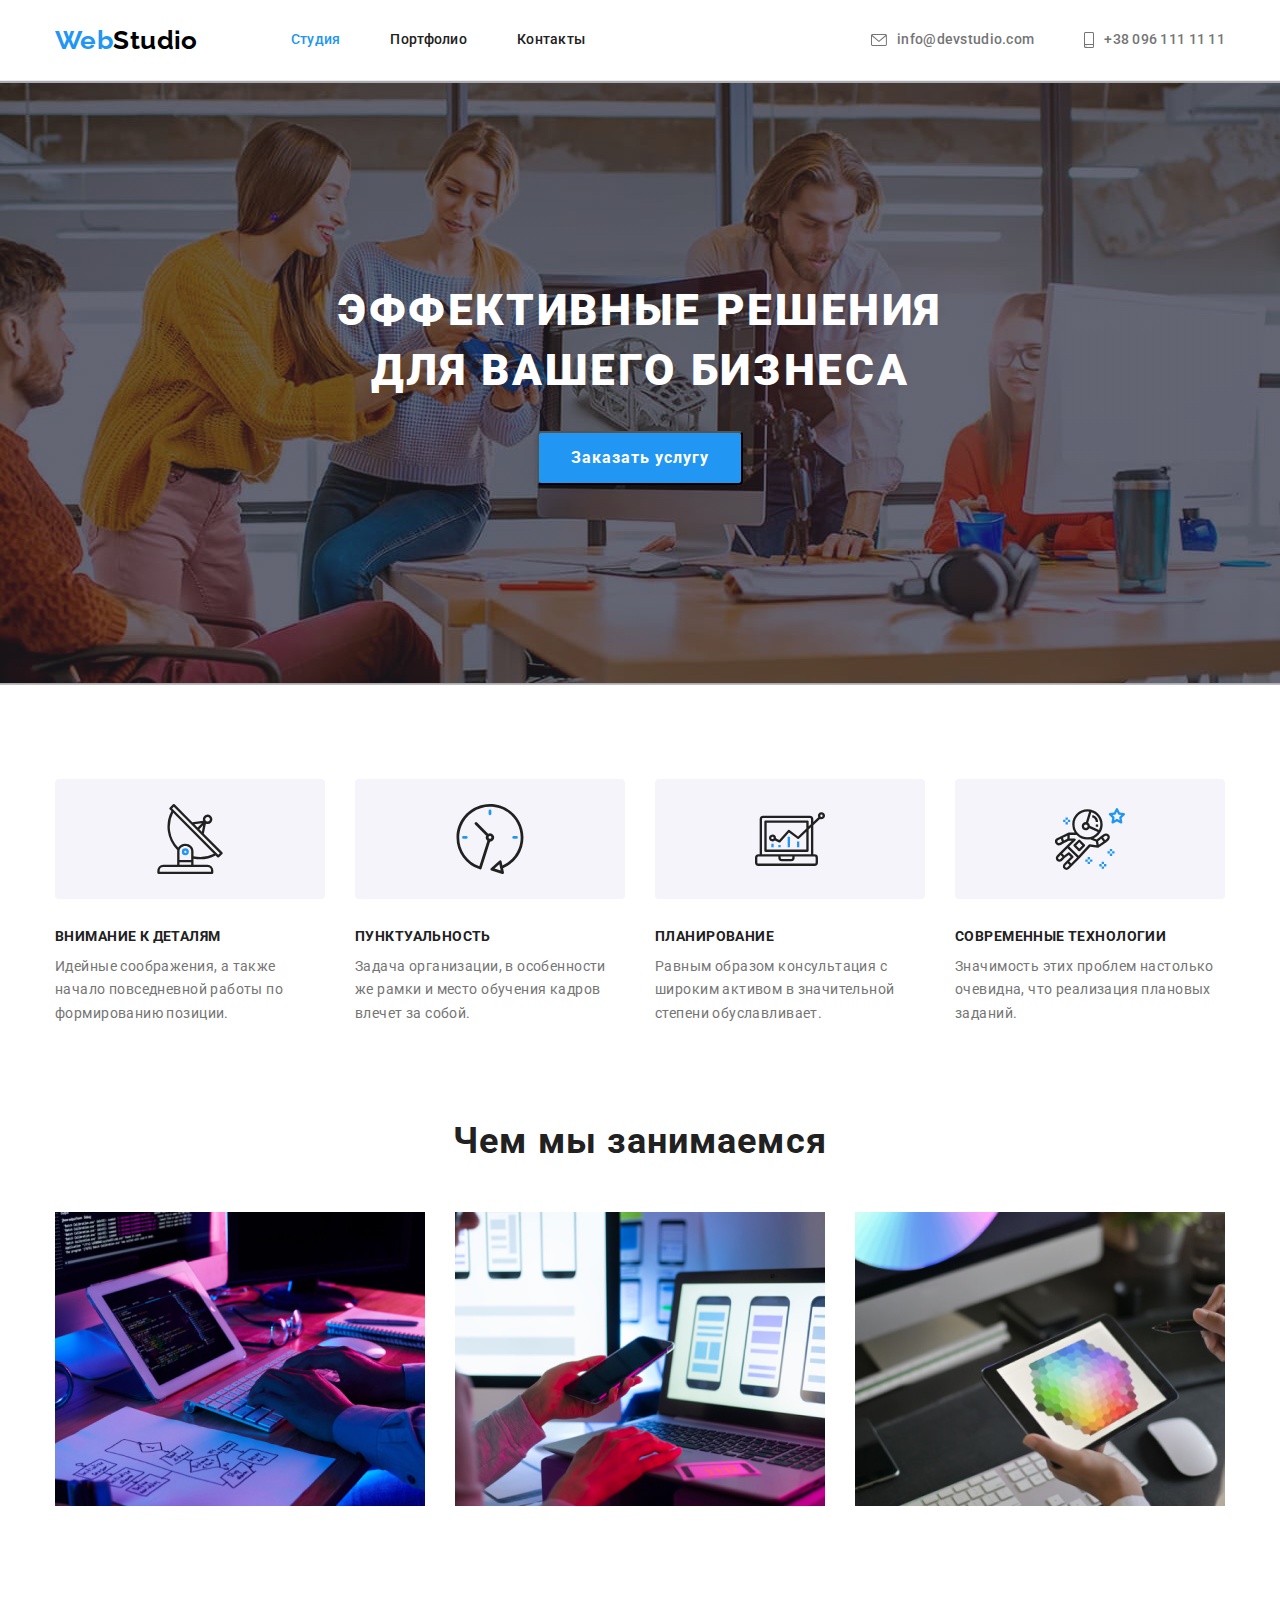
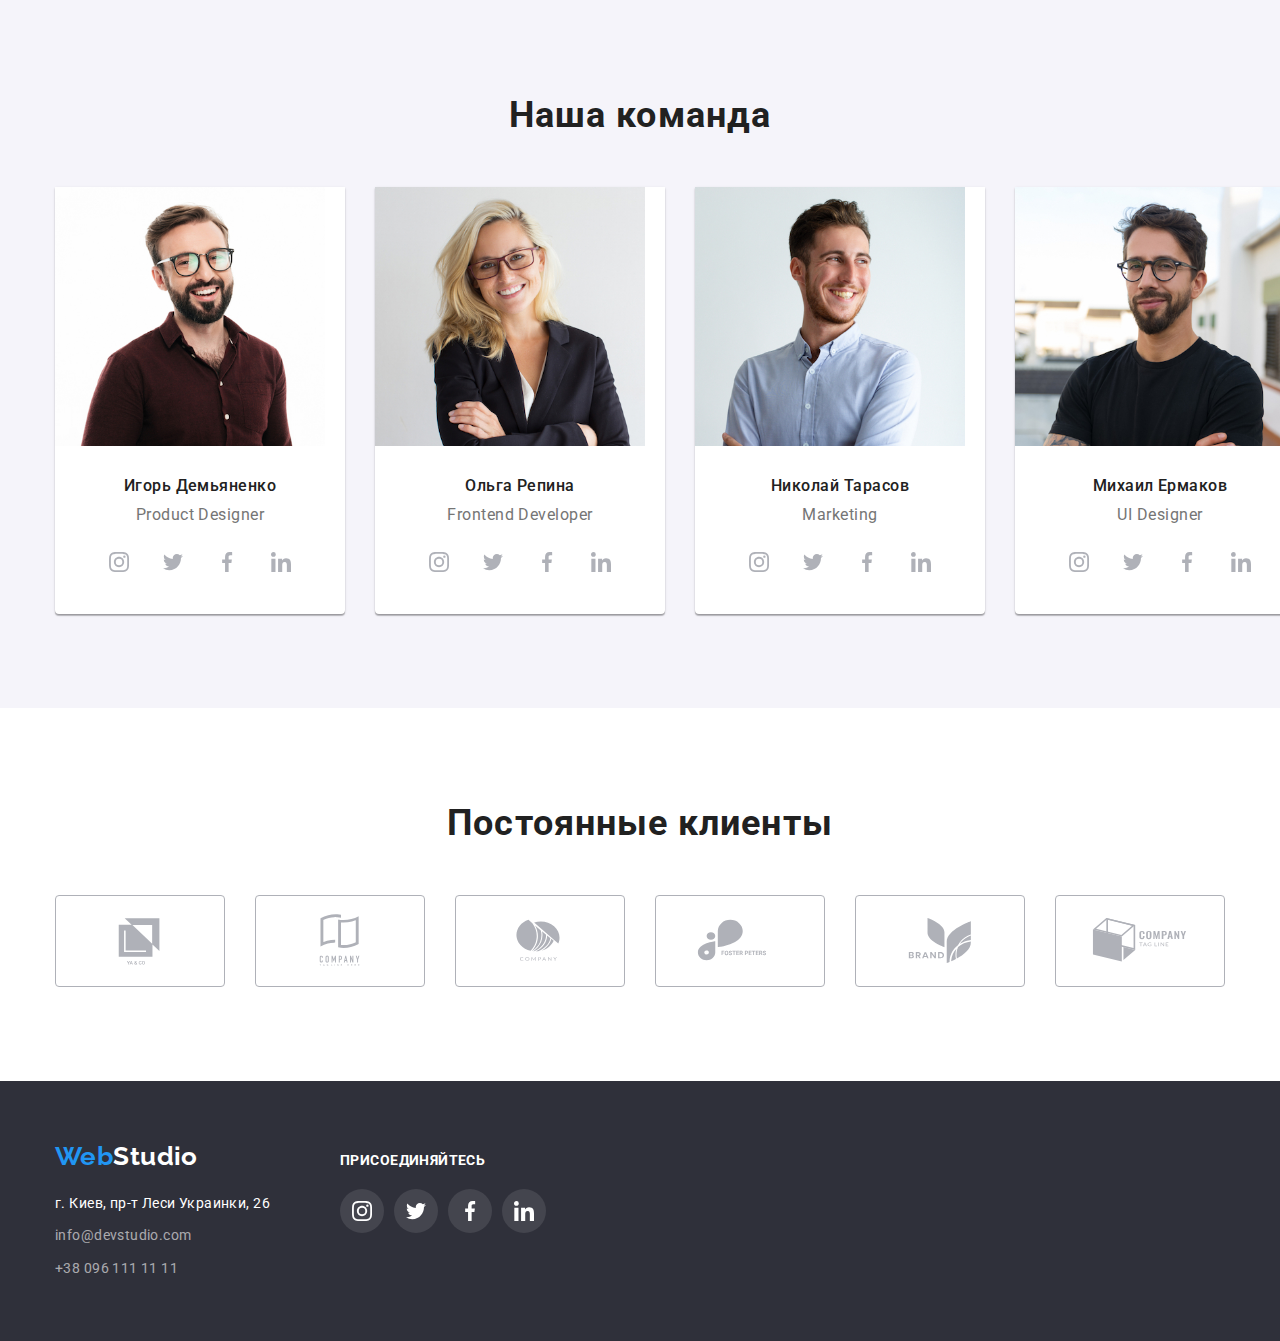
<file: index.html>
<!DOCTYPE html>
<html lang="ru">
  <head>
    <meta charset="UTF-8" />
    <meta name="viewport" content="width=device-width, initial-scale=1.0" />
    <title lang="en">WebStudio</title>
    <link rel="preconnect" href="https://fonts.googleapis.com" />
    <link rel="preconnect" href="https://fonts.gstatic.com" crossorigin />
    <link
      href="https://fonts.googleapis.com/css2?family=Raleway:wght@700&family=Roboto:wght@400;500;700;900&display=swap"
      rel="stylesheet"
    />
    <link
      rel="stylesheet"
      href="https://cdnjs.cloudflare.com/ajax/libs/modern-normalize/0.6.0/modern-normalize.min.css"
    />
    <link rel="stylesheet" href="./css/styles.css" />
  </head>
  <body>
    <!-- Header -->
    <header>
      <div class="container header-container">
        <nav>
          <a lang="en" class="logo" href="./index.html"
            >Web<span class="h-studio">Studio</span></a
          >
          <ul class="site-nav list">
            <li class="item">
              <a href="./index.html" class="link current">Студия</a>
            </li>
            <li class="item">
              <a href="./portfolio.html" class="link">Портфолио</a>
            </li>
            <li class="item">
              <a href="./contacts.html" class="link">Контакты</a>
            </li>
          </ul>
        </nav>

        <ul class="contact-list list">
          <li class="item">
            <a href="mailto:info@devstudio.com" class="h-mail-tel"
              ><svg class="contact-icon" width="16" height="12">
                <use href="./images/sprite.svg#icon-envelope"></use></svg
              >info@devstudio.com</a
            >
          </li>
          <li class="item">
            <a href="tel:+380961111111" class="h-mail-tel"
              ><svg class="contact-icon" width="10" height="16">
                <use href="./images/sprite.svg#icon-smartphone"></use></svg
              >+38 096 111 11 11</a
            >
          </li>
        </ul>
      </div>
    </header>

    <main>
      <!-- Hero -->

      <section class="section hero-section">
        <div class="container hero-container">
          <h1 class="hero-title">Эффективные решения для вашего бизнеса</h1>
          <button type="button" class="hero-button">Заказать услугу</button>
        </div>
      </section>

      <!-- Feature -->
      <section class="section feature-section">
        <div class="container feature-container">
          <ul class="feature-list list">
            <li class="feature-list-item grid">
              <div class="feature-thumb">
                <svg class="feature-icon" width="70" height="70">
                  <use href="./images/sprite.svg#icon-antenna-1"></use>
                </svg>
              </div>
              <h3 class="title">Внимание к деталям</h3>
              <p>
                Идейные соображения, а также начало повседневной работы по
                формированию позиции.
              </p>
            </li>
            <li class="feature-list-item grid">
              <div class="feature-thumb">
                <svg class="feature-icon" width="70" height="70">
                  <use href="./images/sprite.svg#icon-clock-1"></use>
                </svg>
              </div>
              <h3 class="title">Пунктуальность</h3>
              <p>
                Задача организации, в особенности же рамки и место обучения
                кадров влечет за собой.
              </p>
            </li>
            <li class="feature-list-item grid">
              <div class="feature-thumb">
                <svg class="feature-icon" width="70" height="70">
                  <use href="./images/sprite.svg#icon-diagram-1"></use>
                </svg>
              </div>
              <h3 class="title">Планирование</h3>
              <p>
                Равным образом консультация с широким активом в значительной
                степени обуславливает.
              </p>
            </li>
            <li class="feature-list-item grid">
              <div class="feature-thumb">
                <svg class="feature-icon" width="70" height="70">
                  <use href="./images/sprite.svg#icon-astronaut-1"></use>
                </svg>
              </div>
              <h3 class="title">Современные технологии</h3>
              <p>
                Значимость этих проблем настолько очевидна, что реализация
                плановых заданий.
              </p>
            </li>
          </ul>
        </div>
      </section>

      <!-- Work -->

      <section class="section work-section">
        <div class="container work-container">
          <h2 class="section-title">Чем мы занимаемся</h2>
          <ul class="work-list list">
            <li class="work-list-item grid">
              <img src="./images/img1.jpg" alt="programming process" />
            </li>
            <li class="work-list-item grid">
              <img src="./images/img2.jpg" alt="applications" />
            </li>
            <li class="work-list-item grid">
              <img src="./images/img3.jpg" alt="web design" />
            </li>
          </ul>
        </div>
      </section>

      <!-- Team -->

      <section class="section team-section">
        <div class="container team-container">
          <h2 class="section-title">Наша команда</h2>
          <ul class="team-list list">
            <li class="team-list-item">
              <img src="./images/i-dem.jpg" alt="Фото Игоря Демьяненко" />
              <div class="team-text">
                <h3 class="title">Игорь Демьяненко</h3>
                <p lang="en">Product Designer</p>
                <ul class="social-links list">
                  <li class="social-item">
                    <a
                      href="https://www.instagram.com/"
                      class="social-item-link"
                      ><svg class="social-link-icon" width="20" height="20">
                        <use
                          href="./images/sprite.svg#icon-instagram-1"
                        ></use></svg
                    ></a>
                  </li>
                  <li class="social-item">
                    <a href="https://twitter.com/" class="social-item-link"
                      ><svg class="social-link-icon" width="20" height="20">
                        <use
                          href="./images/sprite.svg#icon-twitter-1"
                        ></use></svg
                    ></a>
                  </li>
                  <li class="social-item">
                    <a href="https://www.facebook.com/" class="social-item-link"
                      ><svg class="social-link-icon" width="20" height="20">
                        <use
                          href="./images/sprite.svg#icon-facebook-1"
                        ></use></svg
                    ></a>
                  </li>
                  <li class="social-item">
                    <a href="https://www.linkedin.com" class="social-item-link"
                      ><svg class="social-link-icon" width="20" height="20">
                        <use
                          href="./images/sprite.svg#icon-linkedin-1"
                        ></use></svg
                    ></a>
                  </li>
                </ul>
              </div>
            </li>
            <li class="team-list-item">
              <img src="./images/o-rep.jpg" alt="Фото Ольги Репиной" />
              <div class="team-text">
                <h3 class="title">Ольга Репина</h3>
                <p lang="en">Frontend Developer</p>
                <ul class="social-links list">
                  <li class="social-item">
                    <a
                      href="https://www.instagram.com/"
                      class="social-item-link"
                      ><svg class="social-link-icon" width="20" height="20">
                        <use
                          href="./images/sprite.svg#icon-instagram-1"
                        ></use></svg
                    ></a>
                  </li>
                  <li class="social-item">
                    <a href="https://twitter.com/" class="social-item-link"
                      ><svg class="social-link-icon" width="20" height="20">
                        <use
                          href="./images/sprite.svg#icon-twitter-1"
                        ></use></svg
                    ></a>
                  </li>
                  <li class="social-item">
                    <a href="https://www.facebook.com/" class="social-item-link"
                      ><svg class="social-link-icon" width="20" height="20">
                        <use
                          href="./images/sprite.svg#icon-facebook-1"
                        ></use></svg
                    ></a>
                  </li>
                  <li class="social-item">
                    <a href="https://www.linkedin.com" class="social-item-link"
                      ><svg class="social-link-icon" width="20" height="20">
                        <use
                          href="./images/sprite.svg#icon-linkedin-1"
                        ></use></svg
                    ></a>
                  </li>
                </ul>
              </div>
            </li>
            <li class="team-list-item">
              <img src="./images/n-tar.jpg" alt="Фото Николая Тарасова" />
              <div class="team-text">
                <h3 class="title">Николай Тарасов</h3>
                <p lang="en">Marketing</p>
                <ul class="social-links list">
                  <li class="social-item">
                    <a
                      href="https://www.instagram.com/"
                      class="social-item-link"
                      ><svg class="social-link-icon" width="20" height="20">
                        <use
                          href="./images/sprite.svg#icon-instagram-1"
                        ></use></svg
                    ></a>
                  </li>
                  <li class="social-item">
                    <a href="https://twitter.com/" class="social-item-link"
                      ><svg class="social-link-icon" width="20" height="20">
                        <use
                          href="./images/sprite.svg#icon-twitter-1"
                        ></use></svg
                    ></a>
                  </li>
                  <li class="social-item">
                    <a href="https://www.facebook.com/" class="social-item-link"
                      ><svg class="social-link-icon" width="20" height="20">
                        <use
                          href="./images/sprite.svg#icon-facebook-1"
                        ></use></svg
                    ></a>
                  </li>
                  <li class="social-item">
                    <a href="https://www.linkedin.com" class="social-item-link"
                      ><svg class="social-link-icon" width="20" height="20">
                        <use
                          href="./images/sprite.svg#icon-linkedin-1"
                        ></use></svg
                    ></a>
                  </li>
                </ul>
              </div>
            </li>
            <li class="team-list-item">
              <img src="./images/m-erm.jpg" alt="Фото Михаила Ермакова" />
              <div class="team-text">
                <h3 class="title">Михаил Ермаков</h3>
                <p lang="en">UI Designer</p>
                <ul class="social-links list">
                  <li class="social-item">
                    <a
                      href="https://www.instagram.com/"
                      class="social-item-link"
                      ><svg class="social-link-icon" width="20" height="20">
                        <use
                          href="./images/sprite.svg#icon-instagram-1"
                        ></use></svg
                    ></a>
                  </li>
                  <li class="social-item">
                    <a href="https://twitter.com/" class="social-item-link"
                      ><svg class="social-link-icon" width="20" height="20">
                        <use
                          href="./images/sprite.svg#icon-twitter-1"
                        ></use></svg
                    ></a>
                  </li>
                  <li class="social-item">
                    <a href="https://www.facebook.com/" class="social-item-link"
                      ><svg class="social-link-icon" width="20" height="20">
                        <use
                          href="./images/sprite.svg#icon-facebook-1"
                        ></use></svg
                    ></a>
                  </li>
                  <li class="social-item">
                    <a href="https://www.linkedin.com" class="social-item-link"
                      ><svg class="social-link-icon" width="20" height="20">
                        <use
                          href="./images/sprite.svg#icon-linkedin-1"
                        ></use></svg
                    ></a>
                  </li>
                </ul>
              </div>
            </li>
          </ul>
        </div>
      </section>

      <section class="section clients-section">
        <div class="container clients-container">
          <h2 class="section-title">Постоянные клиенты</h2>
          <ul class="clients-links list">
            <li class="client-item">
              <a href="https://www.google.com.ua/" class="client-item-link"
                ><svg class="client-link-icon" width="106" height="60">
                  <use href="./images/sprite.svg#icon-logo-1"></use></svg
              ></a>
            </li>
            <li class="client-item">
              <a href="https://www.google.com.ua/" class="client-item-link"
                ><svg class="client-link-icon" width="106" height="60">
                  <use href="./images/sprite.svg#icon-logo-2"></use></svg
              ></a>
            </li>
            <li class="client-item">
              <a href="https://www.google.com.ua/" class="client-item-link"
                ><svg class="client-link-icon" width="106" height="60">
                  <use href="./images/sprite.svg#icon-logo-3"></use></svg
              ></a>
            </li>
            <li class="client-item">
              <a href="https://www.google.com.ua/" class="client-item-link"
                ><svg class="client-link-icon" width="106" height="60">
                  <use href="./images/sprite.svg#icon-logo-4"></use></svg
              ></a>
            </li>
            <li class="client-item">
              <a href="https://www.google.com.ua/" class="client-item-link"
                ><svg class="client-link-icon" width="106" height="60">
                  <use href="./images/sprite.svg#icon-logo-5"></use></svg
              ></a>
            </li>
            <li class="client-item">
              <a href="https://www.google.com.ua/" class="client-item-link"
                ><svg class="client-link-icon" width="106" height="60">
                  <use href="./images/sprite.svg#icon-logo-6"></use></svg
              ></a>
            </li>
          </ul>
        </div>
      </section>
    </main>

    <!-- Footer -->

    <footer>
      <div class="container footer-container">
        <div class="logo-address">
          <a lang="en" class="f-logo" href="./index.html"
            >Web<span class="f-studio">Studio</span></a
          ><br />
          <address>
            <p>г. Киев, пр-т Леси Украинки, 26</p>
            <a href="mailto:info@devstudio.com" class="f-mail-tel"
              >info@devstudio.com</a
            ><br />
            <a href="tel:+380961111111" class="f-mail-tel">+38 096 111 11 11</a>
          </address>
        </div>
        <div class="f-social">
          <p>Присоединяйтесь</p>
          <ul class="f-social-links list">
            <li class="f-social-item">
              <a href="https://www.instagram.com/" class="f-social-link"
                ><svg class="f-social-icon" width="20" height="20">
                  <use href="./images/sprite.svg#icon-instagram-1"></use></svg
              ></a>
            </li>
            <li class="f-social-item">
              <a href="https://twitter.com/" class="f-social-link"
                ><svg class="f-social-icon" width="20" height="20">
                  <use href="./images/sprite.svg#icon-twitter-1"></use></svg
              ></a>
            </li>
            <li class="f-social-item">
              <a href="https://www.facebook.com/" class="f-social-link"
                ><svg class="f-social-icon" width="20" height="20">
                  <use href="./images/sprite.svg#icon-facebook-1"></use></svg
              ></a>
            </li>
            <li class="f-social-item">
              <a href="https://www.linkedin.com" class="f-social-link"
                ><svg class="f-social-icon" width="20" height="20">
                  <use href="./images/sprite.svg#icon-linkedin-1"></use></svg
              ></a>
            </li>
          </ul>
        </div>
      </div>
    </footer>
  </body>
</html>
</file>
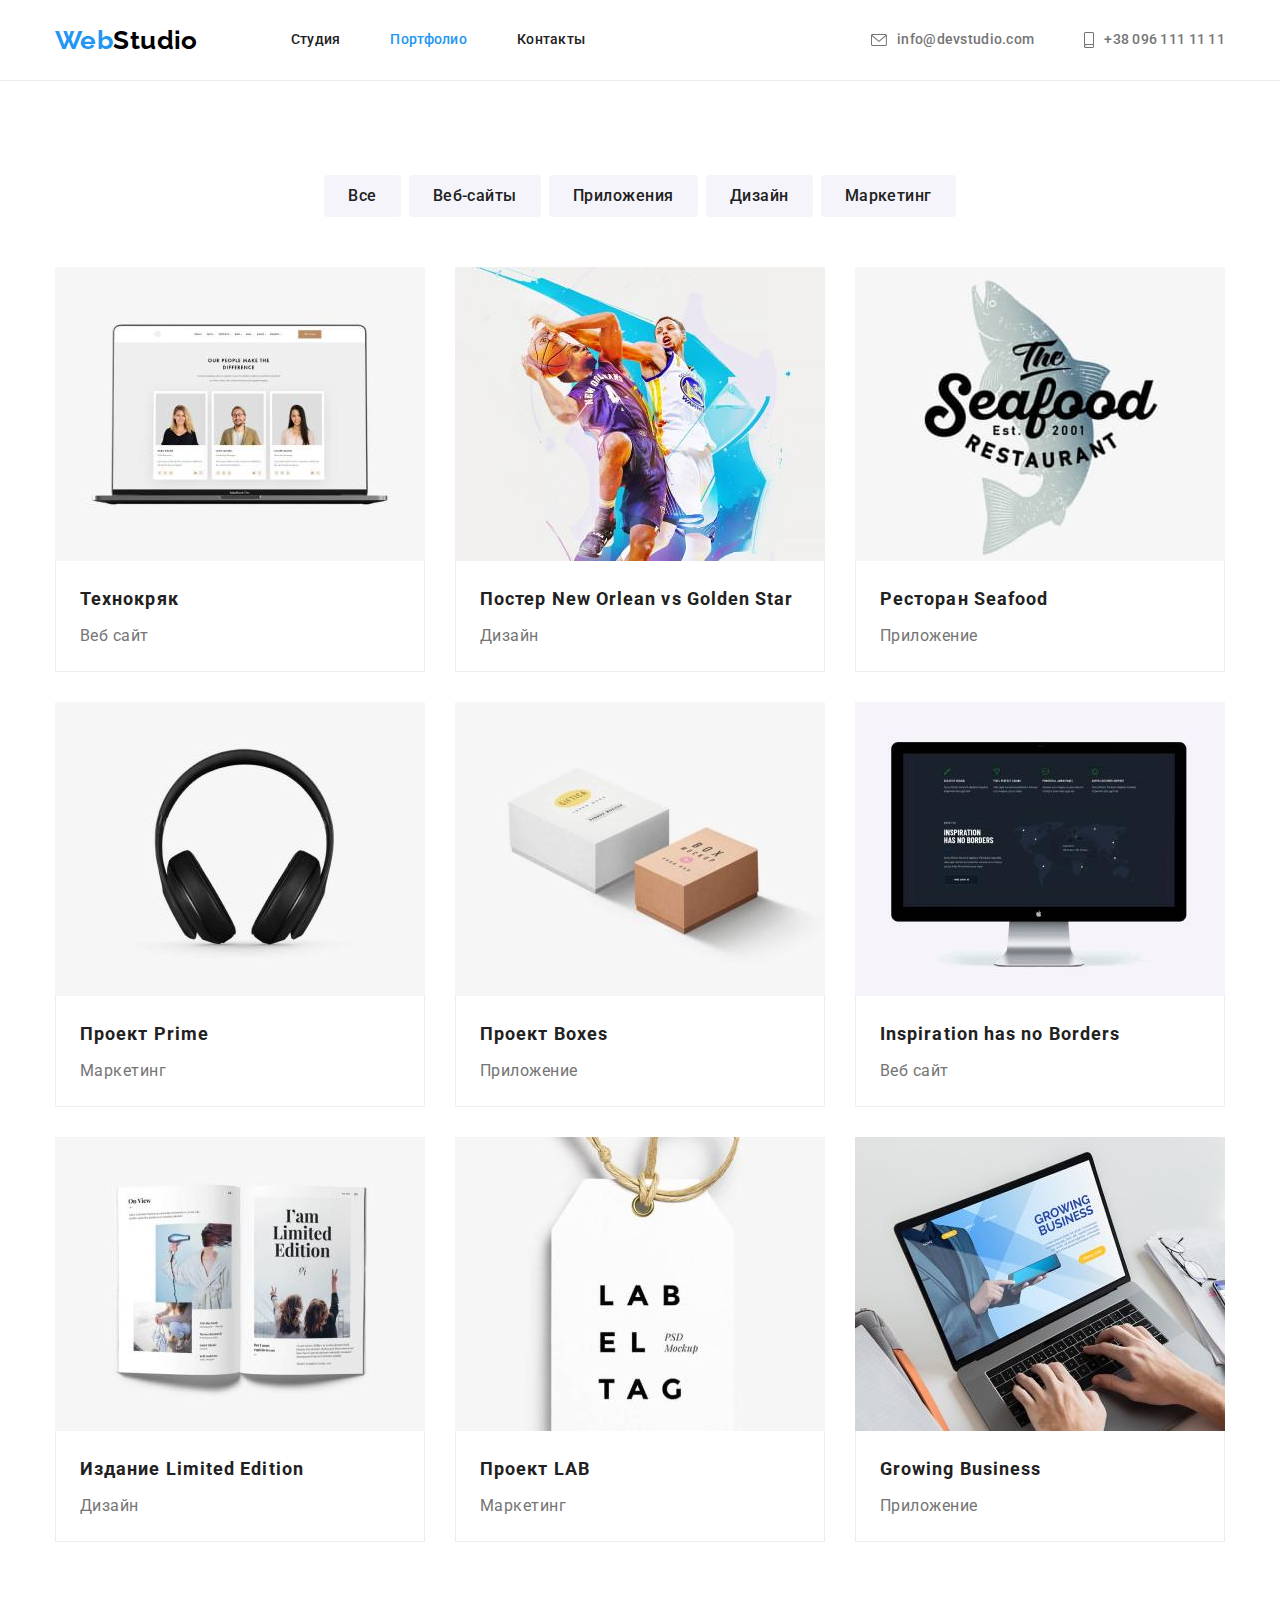
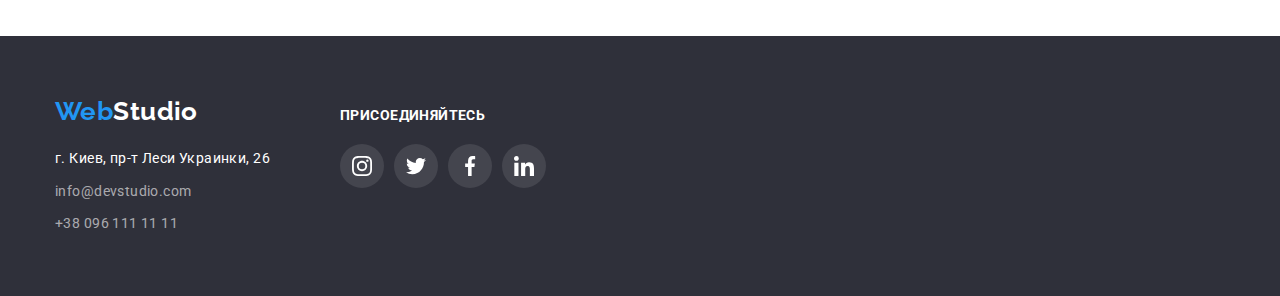
<file: portfolio.html>
<!DOCTYPE html>
<html lang="ru">
  <head>
    <meta charset="UTF-8" />
    <meta name="viewport" content="width=device-width, initial-scale=1.0" />
    <title lang="en">WebStudio</title>
    <link rel="preconnect" href="https://fonts.googleapis.com" />
    <link rel="preconnect" href="https://fonts.gstatic.com" crossorigin />
    <link
      href="https://fonts.googleapis.com/css2?family=Raleway:wght@700&family=Roboto:wght@400;500;700;900&display=swap"
      rel="stylesheet"
    />
    <link
      rel="stylesheet"
      href="https://cdnjs.cloudflare.com/ajax/libs/modern-normalize/0.6.0/modern-normalize.min.css"
    />
    <link rel="stylesheet" href="./css/styles.css" />
  </head>
  <body>
    <!-- Header -->
    <header>
      <div class="container header-container">
        <nav>
          <a lang="en" class="logo" href="./index.html"
            >Web<span class="h-studio">Studio</span></a
          >
          <ul class="site-nav list">
            <li class="item">
              <a href="./index.html" class="link">Студия</a>
            </li>
            <li class="item">
              <a href="./portfolio.html" class="link current">Портфолио</a>
            </li>
            <li class="item">
              <a href="./contacts.html" class="link">Контакты</a>
            </li>
          </ul>
        </nav>
        <ul class="contact-list list">
          <li class="item">
            <a href="mailto:info@devstudio.com" class="h-mail-tel"
              ><svg class="contact-icon" width="16" height="12">
                <use href="./images/sprite.svg#icon-envelope"></use>
              </svg>
              info@devstudio.com</a
            >
          </li>
          <li class="item">
            <a href="tel:+380961111111" class="h-mail-tel"
              ><svg class="contact-icon" width="10" height="16">
                <use href="./images/sprite.svg#icon-smartphone"></use></svg
              >+38 096 111 11 11</a
            >
          </li>
        </ul>
      </div>
    </header>

    <main>
      <!--  Portfolio filter and set -->

      <!-- Portfolio filter -->

      <section class="section portfolio-section">
        <div class="container portfolio-container">
          <ul class="filter-list list">
            <li class="item">
              <button type="button" class="port-button all">Все</button>
            </li>
            <li class="item">
              <button type="button" class="port-button web-sites">
                Веб-сайты
              </button>
            </li>
            <li class="item">
              <button type="button" class="port-button apps">Приложения</button>
            </li>
            <li class="item">
              <button type="button" class="port-button design">Дизайн</button>
            </li>
            <li class="item">
              <button type="button" class="port-button marketing">
                Маркетинг
              </button>
            </li>
          </ul>

          <!-- Portfolio set -->

          <ul class="portfolio-list list">
            <li class="portfolio-list-item grid">
              <a href="https://www.google.com.ua" class="portfolio-link">
                <img
                  src="./images/1ws-tehnokryak.jpg"
                  alt="Фото страницы сайта"
                />
                <div class="portfolio-text">
                  <h3 class="title">Технокряк</h3>
                  <p>Веб сайт</p>
                </div>
              </a>
            </li>
            <li class="portfolio-list-item grid">
              <a href="https://www.google.com.ua" class="portfolio-link">
                <img
                  src="./images/2des-no-gs.jpg"
                  alt="Фото баскетбольного постера"
                />
                <div class="portfolio-text">
                  <h3 lang="en" class="title">
                    Постер New Orlean vs Golden Star
                  </h3>
                  <p>Дизайн</p>
                </div></a
              >
            </li>
            <li class="portfolio-list-item grid">
              <a href="https://www.google.com.ua" class="portfolio-link">
                <img
                  src="./images/3app-seafood.jpg"
                  alt="Логотип ресторана Сифуд"
                />
                <div class="portfolio-text">
                  <h3 lang="en" class="title">Ресторан Seafood</h3>
                  <p>Приложение</p>
                </div></a
              >
            </li>
            <li class="portfolio-list-item grid">
              <a href="https://www.google.com.ua" class="portfolio-link">
                <img src="./images/4market-prime.jpg" alt="Фото наушников" />
                <div class="portfolio-text">
                  <h3 lang="en" class="title">Проект Prime</h3>
                  <p>Маркетинг</p>
                </div></a
              >
            </li>
            <li class="portfolio-list-item grid">
              <a href="https://www.google.com.ua" class="portfolio-link">
                <img src="./images/5app-boxes.jpg" alt="Фото двух коробок" />
                <div class="portfolio-text">
                  <h3 lang="en" class="title">Проект Boxes</h3>
                  <p>Приложение</p>
                </div></a
              >
            </li>
            <li class="portfolio-list-item grid">
              <a href="https://www.google.com.ua" class="portfolio-link">
                <img
                  src="./images/6ws-inspiration.jpg"
                  alt="Фото страницы веб-сайта"
                />
                <div class="portfolio-text">
                  <h3 lang="en" class="title">Inspiration has no Borders</h3>
                  <p>Веб сайт</p>
                </div></a
              >
            </li>
            <li class="portfolio-list-item grid">
              <a href="https://www.google.com.ua" class="portfolio-link">
                <img
                  src="./images/7des-le.jpg"
                  alt="Фото страниц печатного издания"
                />
                <div class="portfolio-text">
                  <h3 lang="en" class="title">Издание Limited Edition</h3>
                  <p>Дизайн</p>
                </div></a
              >
            </li>
            <li class="portfolio-list-item grid">
              <a href="https://www.google.com.ua" class="portfolio-link">
                <img src="./images/8market-lab.jpg" alt="Фото этикетки" />
                <div class="portfolio-text">
                  <h3 lang="en" class="title">Проект LAB</h3>
                  <p>Маркетинг</p>
                </div></a
              >
            </li>
            <li class="portfolio-list-item grid">
              <a href="https://www.google.com.ua" class="portfolio-link">
                <img
                  src="./images/9app-gb.jpg"
                  alt="Фото экрана с приложением"
                />
                <div class="portfolio-text">
                  <h3 lang="en" class="title">Growing Business</h3>
                  <p>Приложение</p>
                </div></a
              >
            </li>
          </ul>
        </div>
      </section>
    </main>

    <!-- Footer -->
    <footer>
      <div class="container footer-container">
        <div class="logo-address">
          <a lang="en" class="f-logo" href="./index.html"
            >Web<span class="f-studio">Studio</span></a
          ><br />
          <address>
            <p>г. Киев, пр-т Леси Украинки, 26</p>
            <a href="mailto:info@devstudio.com" class="f-mail-tel"
              >info@devstudio.com</a
            ><br />
            <a href="tel:+380961111111" class="f-mail-tel">+38 096 111 11 11</a>
          </address>
        </div>
        <div class="f-social">
          <p>Присоединяйтесь</p>
          <ul class="f-social-links list">
            <li class="f-social-item">
              <a href="https://www.instagram.com/" class="f-social-link"
                ><svg class="f-social-icon" width="20" height="20">
                  <use href="./images/sprite.svg#icon-instagram-1"></use></svg
              ></a>
            </li>
            <li class="f-social-item">
              <a href="https://twitter.com/" class="f-social-link"
                ><svg class="f-social-icon" width="20" height="20">
                  <use href="./images/sprite.svg#icon-twitter-1"></use></svg
              ></a>
            </li>
            <li class="f-social-item">
              <a href="https://www.facebook.com/" class="f-social-link"
                ><svg class="f-social-icon" width="20" height="20">
                  <use href="./images/sprite.svg#icon-facebook-1"></use></svg
              ></a>
            </li>
            <li class="f-social-item">
              <a href="https://www.linkedin.com" class="f-social-link"
                ><svg class="f-social-icon" width="20" height="20">
                  <use href="./images/sprite.svg#icon-linkedin-1"></use></svg
              ></a>
            </li>
          </ul>
        </div>
      </div>
    </footer>
  </body>
</html>
</file>
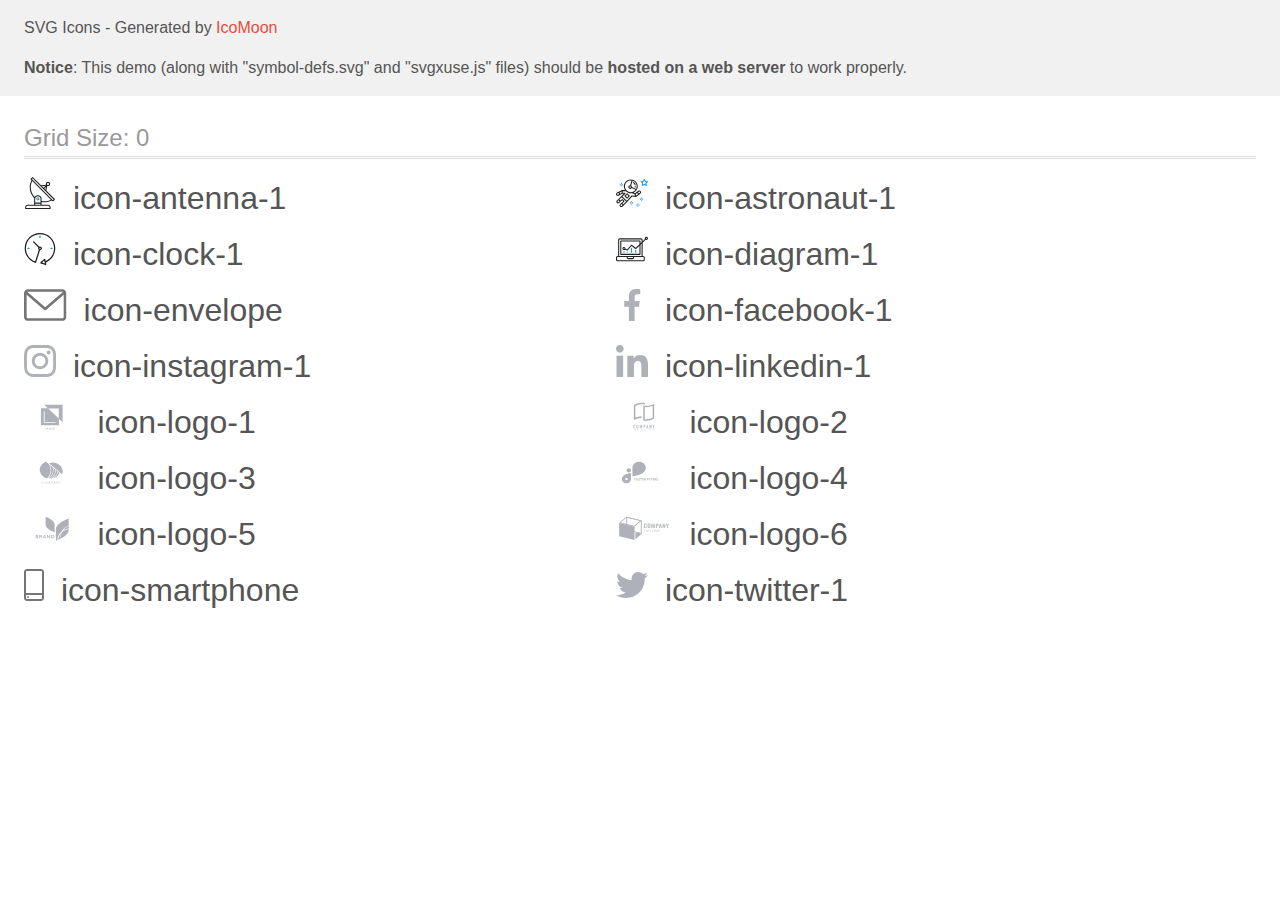
<file: images/icomoon/demo-external-svg.html>
<!doctype html>
<html>
<head>
    <title>IcoMoon - SVG Icons</title>
    <meta charset="utf-8">
    <meta name="viewport" content="width=device-width, initial-scale=1">
    <link rel="stylesheet" href="demo-files/demo.css">
    <link rel="stylesheet" href="style.css">
</head>
<body>
<header class="bgc1 clearfix">
<div class="mhl">
    <p>SVG Icons - Generated by <a href="https://icomoon.io/app">IcoMoon</a></p><p><strong>Notice</strong>: This demo (along with "symbol-defs.svg" and "svgxuse.js" files) should be <b>hosted on a web server</b> to work properly.</p>
</div>
</header>
    <div class="clearfix mhl ptl">
        <h1 class="mvm mtn fgc1">Grid Size: 0</h1>
        <div class="glyph fs1">
            <div class="clearfix pbs">
                <svg class="icon icon-antenna-1"><use xlink:href="symbol-defs.svg#icon-antenna-1"></use></svg><span class="name"> icon-antenna-1</span>
            </div>
        </div>
        <div class="glyph fs1">
            <div class="clearfix pbs">
                <svg class="icon icon-astronaut-1"><use xlink:href="symbol-defs.svg#icon-astronaut-1"></use></svg><span class="name"> icon-astronaut-1</span>
            </div>
        </div>
        <div class="glyph fs1">
            <div class="clearfix pbs">
                <svg class="icon icon-clock-1"><use xlink:href="symbol-defs.svg#icon-clock-1"></use></svg><span class="name"> icon-clock-1</span>
            </div>
        </div>
        <div class="glyph fs1">
            <div class="clearfix pbs">
                <svg class="icon icon-diagram-1"><use xlink:href="symbol-defs.svg#icon-diagram-1"></use></svg><span class="name"> icon-diagram-1</span>
            </div>
        </div>
        <div class="glyph fs1">
            <div class="clearfix pbs">
                <svg class="icon icon-envelope"><use xlink:href="symbol-defs.svg#icon-envelope"></use></svg><span class="name"> icon-envelope</span>
            </div>
        </div>
        <div class="glyph fs1">
            <div class="clearfix pbs">
                <svg class="icon icon-facebook-1"><use xlink:href="symbol-defs.svg#icon-facebook-1"></use></svg><span class="name"> icon-facebook-1</span>
            </div>
        </div>
        <div class="glyph fs1">
            <div class="clearfix pbs">
                <svg class="icon icon-instagram-1"><use xlink:href="symbol-defs.svg#icon-instagram-1"></use></svg><span class="name"> icon-instagram-1</span>
            </div>
        </div>
        <div class="glyph fs1">
            <div class="clearfix pbs">
                <svg class="icon icon-linkedin-1"><use xlink:href="symbol-defs.svg#icon-linkedin-1"></use></svg><span class="name"> icon-linkedin-1</span>
            </div>
        </div>
        <div class="glyph fs1">
            <div class="clearfix pbs">
                <svg class="icon icon-logo-1"><use xlink:href="symbol-defs.svg#icon-logo-1"></use></svg><span class="name"> icon-logo-1</span>
            </div>
        </div>
        <div class="glyph fs1">
            <div class="clearfix pbs">
                <svg class="icon icon-logo-2"><use xlink:href="symbol-defs.svg#icon-logo-2"></use></svg><span class="name"> icon-logo-2</span>
            </div>
        </div>
        <div class="glyph fs1">
            <div class="clearfix pbs">
                <svg class="icon icon-logo-3"><use xlink:href="symbol-defs.svg#icon-logo-3"></use></svg><span class="name"> icon-logo-3</span>
            </div>
        </div>
        <div class="glyph fs1">
            <div class="clearfix pbs">
                <svg class="icon icon-logo-4"><use xlink:href="symbol-defs.svg#icon-logo-4"></use></svg><span class="name"> icon-logo-4</span>
            </div>
        </div>
        <div class="glyph fs1">
            <div class="clearfix pbs">
                <svg class="icon icon-logo-5"><use xlink:href="symbol-defs.svg#icon-logo-5"></use></svg><span class="name"> icon-logo-5</span>
            </div>
        </div>
        <div class="glyph fs1">
            <div class="clearfix pbs">
                <svg class="icon icon-logo-6"><use xlink:href="symbol-defs.svg#icon-logo-6"></use></svg><span class="name"> icon-logo-6</span>
            </div>
        </div>
        <div class="glyph fs1">
            <div class="clearfix pbs">
                <svg class="icon icon-smartphone"><use xlink:href="symbol-defs.svg#icon-smartphone"></use></svg><span class="name"> icon-smartphone</span>
            </div>
        </div>
        <div class="glyph fs1">
            <div class="clearfix pbs">
                <svg class="icon icon-twitter-1"><use xlink:href="symbol-defs.svg#icon-twitter-1"></use></svg><span class="name"> icon-twitter-1</span>
            </div>
        </div>
  </div>
<script defer src="svgxuse.js"></script>
</body>
</html>
</file>
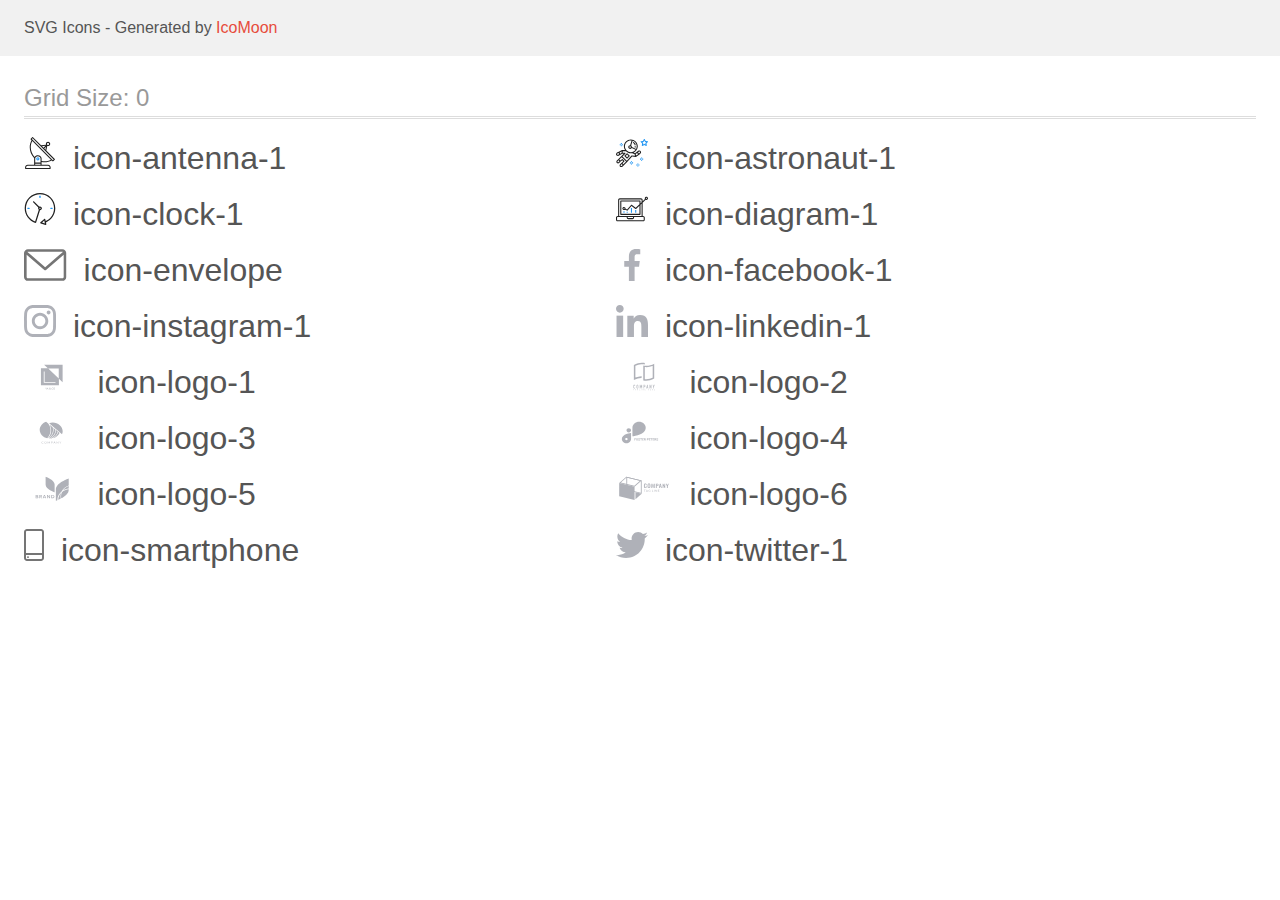
<file: images/icomoon/demo.html>
<!doctype html>
<html>
<head>
    <title>IcoMoon - SVG Icons</title>
    <meta charset="utf-8">
    <meta name="viewport" content="width=device-width, initial-scale=1">
    <link rel="stylesheet" href="demo-files/demo.css">
    <link rel="stylesheet" href="style.css">
</head>
<body>
<svg aria-hidden="true" style="position: absolute; width: 0; height: 0; overflow: hidden;" version="1.1" xmlns="http://www.w3.org/2000/svg" xmlns:xlink="http://www.w3.org/1999/xlink">
<defs>
<symbol id="icon-antenna-1" viewBox="0 0 32 32">
<path fill="#212121" style="fill: var(--color1, #212121)" d="M30.773 22.098l-8.443-8.505 0.937-4.615c0.242 0.094 0.499 0.144 0.758 0.146h0.006c1.192 0.014 2.17-0.941 2.184-2.133s-0.941-2.17-2.133-2.184c-1.192-0.014-2.17 0.941-2.184 2.133-0.003 0.255 0.039 0.509 0.125 0.749l-4.96 0.605-8.091-8.133c-0.099-0.101-0.235-0.159-0.377-0.16-0.14 0.001-0.274 0.056-0.373 0.155l-1.513 1.504c-0.208 0.208-0.208 0.546 0 0.754l0.814 0.826c-3.153 5.798-2.129 12.978 2.519 17.663 0.043 0.041 0.092 0.074 0.146 0.098-0.034 0.18-0.051 0.364-0.052 0.547v6.187h-6.4c-1.472 0.002-2.665 1.195-2.667 2.667v1.067c0 0.295 0.239 0.533 0.533 0.533h24.533c0.295 0 0.533-0.239 0.533-0.533v-1.067c-0.002-1.472-1.195-2.665-2.667-2.667h-6.4v-2.742c1.003 0.21 2.024 0.317 3.049 0.32 2.458-0.003 4.877-0.615 7.040-1.783l0.818 0.823c0.099 0.101 0.235 0.159 0.377 0.16 0.14-0.001 0.274-0.056 0.373-0.155l1.513-1.504c0.208-0.208 0.208-0.546 0-0.754zM23.28 6.233c0.418-0.415 1.093-0.414 1.508 0.004s0.414 1.093-0.004 1.508c-0.2 0.199-0.47 0.31-0.752 0.31h-0.003c-0.589-0.003-1.064-0.483-1.061-1.072 0.002-0.282 0.115-0.552 0.314-0.751h-0.002zM22.024 9.738l-0.598 2.946-1.175-1.182 1.774-1.763zM21.419 8.836l-1.92 1.909-1.485-1.493 3.405-0.415zM24.004 28.8c0.884 0 1.6 0.716 1.6 1.6v0.533h-23.467v-0.533c0-0.884 0.716-1.6 1.6-1.6h20.267zM16.537 26.667v1.067h-5.333v-1.067h5.333zM11.204 25.6v-4.053c0-1.294 1.196-2.347 2.667-2.347s2.667 1.053 2.667 2.347v4.053h-5.333zM17.604 23.904v-2.357c0-1.882-1.675-3.413-3.733-3.413-1.331-0.020-2.576 0.657-3.281 1.786-4.058-4.274-4.971-10.645-2.279-15.887l18.602 18.708c-2.872 1.461-6.165 1.873-9.309 1.163zM28.893 23.22l-21.057-21.181 0.755-0.752 7.935 7.98c0.004 0 0.006 0.007 0.010 0.010l13.115 13.191-0.757 0.752z"></path>
<path fill="#2196f3" style="fill: var(--color2, #2196f3)" d="M13.876 20.267h-0.005c-0.884-0.001-1.601 0.714-1.602 1.598s0.714 1.601 1.598 1.602h0.005c0.884 0.001 1.601-0.714 1.602-1.598s-0.714-1.601-1.598-1.602zM14.249 22.245c-0.1 0.1-0.236 0.156-0.378 0.155-0.295-0.002-0.532-0.242-0.531-0.536 0.001-0.141 0.057-0.276 0.157-0.375s0.233-0.154 0.373-0.155c0.295 0.002 0.532 0.241 0.53 0.536-0.001 0.141-0.057 0.276-0.157 0.375h0.005z"></path>
</symbol>
<symbol id="icon-astronaut-1" viewBox="0 0 32 32">
<path fill="#2196f3" style="fill: var(--color2, #2196f3)" d="M31.974 4.524c-0.063-0.193-0.229-0.333-0.43-0.363l-1.91-0.278-0.855-1.731c-0.179-0.365-0.777-0.365-0.956 0l-0.855 1.731-1.91 0.278c-0.201 0.029-0.367 0.17-0.431 0.363-0.062 0.193-0.011 0.405 0.135 0.547l1.383 1.348-0.326 1.903c-0.034 0.2 0.048 0.402 0.212 0.522 0.166 0.121 0.382 0.135 0.562 0.040l1.709-0.899 1.709 0.899c0.078 0.041 0.164 0.061 0.249 0.061 0.11 0 0.221-0.034 0.314-0.102 0.164-0.119 0.246-0.322 0.212-0.522l-0.326-1.903 1.383-1.348c0.145-0.142 0.197-0.354 0.135-0.547zM29.511 5.851c-0.125 0.122-0.183 0.299-0.153 0.472l0.191 1.114-1-0.526c-0.078-0.041-0.163-0.061-0.249-0.061s-0.17 0.020-0.249 0.061l-1.001 0.526 0.191-1.114c0.030-0.173-0.028-0.349-0.153-0.472l-0.81-0.789 1.119-0.163c0.174-0.025 0.324-0.134 0.402-0.292l0.5-1.013 0.5 1.013c0.078 0.157 0.228 0.267 0.402 0.292l1.119 0.163-0.809 0.789z"></path>
<path fill="#2196f3" style="fill: var(--color2, #2196f3)" d="M26.134 20.522h-1.067v1.067h1.067v-1.067z"></path>
<path fill="#2196f3" style="fill: var(--color2, #2196f3)" d="M26.134 22.656h-1.067v1.067h1.067v-1.067z"></path>
<path fill="#2196f3" style="fill: var(--color2, #2196f3)" d="M27.2 21.589h-1.067v1.067h1.067v-1.067z"></path>
<path fill="#2196f3" style="fill: var(--color2, #2196f3)" d="M25.067 21.589h-1.067v1.067h1.067v-1.067z"></path>
<path fill="#2196f3" style="fill: var(--color2, #2196f3)" d="M22.4 26.389h-1.067v1.067h1.067v-1.067z"></path>
<path fill="#2196f3" style="fill: var(--color2, #2196f3)" d="M22.4 28.522h-1.067v1.067h1.067v-1.067z"></path>
<path fill="#2196f3" style="fill: var(--color2, #2196f3)" d="M23.467 27.456h-1.067v1.067h1.067v-1.067z"></path>
<path fill="#2196f3" style="fill: var(--color2, #2196f3)" d="M21.333 27.456h-1.067v1.067h1.067v-1.067z"></path>
<path fill="#2196f3" style="fill: var(--color2, #2196f3)" d="M16 24.256h-1.067v1.067h1.067v-1.067z"></path>
<path fill="#2196f3" style="fill: var(--color2, #2196f3)" d="M16 26.389h-1.067v1.067h1.067v-1.067z"></path>
<path fill="#2196f3" style="fill: var(--color2, #2196f3)" d="M17.067 25.322h-1.067v1.067h1.067v-1.067z"></path>
<path fill="#2196f3" style="fill: var(--color2, #2196f3)" d="M14.933 25.322h-1.067v1.067h1.067v-1.067z"></path>
<path fill="#2196f3" style="fill: var(--color2, #2196f3)" d="M5.867 6.122h-1.067v1.067h1.067v-1.067z"></path>
<path fill="#2196f3" style="fill: var(--color2, #2196f3)" d="M5.867 8.255h-1.067v1.067h1.067v-1.067z"></path>
<path fill="#2196f3" style="fill: var(--color2, #2196f3)" d="M6.933 7.189h-1.067v1.067h1.067v-1.067z"></path>
<path fill="#2196f3" style="fill: var(--color2, #2196f3)" d="M4.8 7.189h-1.067v1.067h1.067v-1.067z"></path>
<path fill="#212121" style="fill: var(--color1, #212121)" d="M24.715 14.159c-0.287-0.388-0.709-0.637-1.188-0.705-0.481-0.068-0.956 0.058-1.34 0.352l-1.252 0.96-1.898 1.417-1.358-0.541c2.421-1.086 4.114-3.508 4.114-6.32 0-3.823-3.123-6.933-6.961-6.933s-6.961 3.11-6.961 6.933c0 1.386 0.414 2.674 1.12 3.758l-2.764-0.024c-0.002 0-0.003 0-0.005 0-0.009 0-0.015 0.004-0.023 0.005-0.053 0.002-0.105 0.013-0.155 0.031-0.013 0.005-0.026 0.008-0.038 0.013-0.006 0.003-0.013 0.003-0.019 0.006l-3.233 1.596c-0.001 0-0.001 0-0.001 0.001l-1.893 0.911c-0.021 0.009-0.042 0.021-0.063 0.035-0.755 0.502-1.012 1.489-0.598 2.295 0.22 0.429 0.595 0.745 1.056 0.889 0.178 0.055 0.359 0.083 0.539 0.083 0.29 0 0.577-0.071 0.839-0.211l1.388-0.738 2.264-1.169 1.357-0.008-5.442 5.416c-0.001 0.001-0.001 0.001-0.002 0.001l-1.339 1.333c-0.316 0.315-0.49 0.732-0.49 1.178s0.174 0.863 0.49 1.179c0.325 0.323 0.752 0.485 1.179 0.485s0.854-0.162 1.18-0.485l1.314-1.309 1.741-1.3 0.901 0.897-1.762 1.754c-0 0.001-0.001 0.001-0.002 0.001l-1.339 1.333c-0.316 0.315-0.49 0.732-0.49 1.178s0.174 0.863 0.49 1.179c0.325 0.323 0.753 0.485 1.18 0.485s0.855-0.162 1.18-0.485l3.482-3.467c0.001-0.001 0.001-0.001 0.001-0.002l1.010-1-0.004-0.004c0.006-0.006 0.015-0.009 0.022-0.015l5.166-5.658 3.471 0.494c0.025 0.004 0.050 0.005 0.075 0.005 0.065 0 0.127-0.015 0.187-0.038 0.018-0.006 0.033-0.015 0.050-0.023 0.019-0.010 0.039-0.015 0.058-0.027l3.213-2.133c0.012-0.008 0.018-0.021 0.029-0.029 0.013-0.010 0.029-0.014 0.041-0.026l1.271-1.191c0.662-0.62 0.753-1.635 0.212-2.362zM2.13 17.77c-0.173 0.093-0.37 0.111-0.558 0.052-0.187-0.058-0.338-0.186-0.427-0.358-0.161-0.314-0.068-0.695 0.214-0.902l1.314-0.632 0.449 1.312-0.992 0.528zM5.628 15.942l-1.548 0.8-0.439-1.283 2.027-1.001-0.040 1.484zM20.727 9.322c0 0.918-0.219 1.785-0.599 2.559l-4.181-1.899c-0.044-0.573-0.341-1.075-0.788-1.388l1.464-4.86c2.378 0.756 4.105 2.974 4.105 5.588zM8.938 9.322c0-3.235 2.644-5.867 5.894-5.867 0.253 0 0.5 0.021 0.745 0.052l-1.432 4.754c-0.019-0.001-0.037-0.006-0.057-0.006-1.033 0-1.873 0.837-1.873 1.867s0.84 1.867 1.873 1.867c0.694 0 1.294-0.383 1.618-0.945l3.862 1.755c-1.075 1.446-2.795 2.39-4.737 2.39-3.25 0-5.894-2.632-5.894-5.867zM14.894 10.122c0 0.441-0.362 0.8-0.806 0.8s-0.806-0.359-0.806-0.8c0-0.441 0.362-0.8 0.806-0.8s0.806 0.359 0.806 0.8zM2.465 25.146c-0.236 0.234-0.619 0.234-0.854 0.001-0.114-0.114-0.176-0.263-0.176-0.423s0.062-0.309 0.176-0.421l0.962-0.958 0.851 0.848-0.959 0.955zM5.679 28.88c-0.236 0.234-0.619 0.235-0.855 0.001-0.114-0.114-0.176-0.263-0.176-0.423s0.062-0.309 0.176-0.421l0.963-0.959 0.852 0.848-0.96 0.955zM9.16 25.411c-0.001 0-0.001 0-0.002 0.001l-1.765 1.76-0.852-0.848 1.763-1.755c0 0 0 0 0-0s0.001-0.001 0.002-0.001c0.040-0.040 0.065-0.088 0.090-0.135 0.007-0.014 0.020-0.026 0.026-0.040 0.017-0.041 0.019-0.085 0.026-0.129 0.003-0.025 0.014-0.047 0.014-0.073 0-0.036-0.013-0.070-0.020-0.106-0.006-0.032-0.006-0.065-0.019-0.095-0.020-0.050-0.055-0.094-0.091-0.138-0.010-0.012-0.014-0.027-0.025-0.038 0 0 0 0-0.001 0s-0.001-0.002-0.001-0.002l-1.607-1.6c-0.017-0.017-0.039-0.024-0.058-0.038-0.028-0.022-0.055-0.042-0.087-0.058-0.030-0.015-0.061-0.024-0.093-0.033-0.034-0.010-0.067-0.017-0.103-0.020-0.033-0.002-0.063 0.001-0.095 0.005-0.036 0.004-0.069 0.009-0.104 0.020-0.034 0.011-0.063 0.027-0.094 0.045-0.020 0.011-0.042 0.015-0.061 0.029l-1.773 1.324-0.901-0.897 2.399-2.386 4.361 4.289-0.928 0.919zM15.979 18.394c-0.015-0.002-0.030 0.004-0.045 0.003-0.039-0.002-0.076 0.001-0.115 0.007-0.030 0.005-0.059 0.011-0.088 0.021-0.034 0.012-0.065 0.028-0.097 0.047-0.030 0.018-0.057 0.037-0.083 0.061-0.013 0.011-0.028 0.017-0.040 0.029l-4.698 5.146-4.328-4.257 2.833-2.818c0.209-0.208 0.21-0.546 0.002-0.755-0.105-0.105-0.243-0.157-0.381-0.156v-0.001l-2.219 0.013 0.028-1.607 3.104 0.027c1.265 1.294 3.029 2.101 4.981 2.101 0.437 0 0.864-0.045 1.279-0.123 0.040 0.032 0.079 0.065 0.13 0.085l2.41 0.96 0.331 1.644-3.003-0.427zM20.020 18.572l-0.313-1.558 1.446-1.080 0.947 1.257-2.080 1.381zM23.774 15.741l-0.838 0.785-0.931-1.236 0.831-0.637c0.155-0.119 0.351-0.168 0.543-0.143 0.193 0.027 0.364 0.128 0.48 0.284 0.217 0.292 0.18 0.699-0.085 0.947z"></path>
<path fill="#212121" style="fill: var(--color1, #212121)" d="M13.602 18.544l-2.143-2.133c-0.207-0.207-0.545-0.207-0.753 0l-2.142 2.133c-0.1 0.101-0.157 0.236-0.157 0.378s0.056 0.278 0.157 0.378l2.142 2.133c0.104 0.103 0.241 0.155 0.377 0.155s0.273-0.052 0.376-0.155l2.143-2.133c0.1-0.1 0.157-0.236 0.157-0.378s-0.057-0.278-0.157-0.378zM11.083 20.303l-1.387-1.381 1.387-1.381 1.387 1.381-1.387 1.381z"></path>
<path fill="#212121" style="fill: var(--color1, #212121)" d="M17.164 5.071l-0.258 1.036c0.071 0.018 1.738 0.452 1.738 2.149h1.067c-0-2.017-1.666-2.965-2.547-3.185z"></path>
<path fill="#212121" style="fill: var(--color1, #212121)" d="M19.711 9.322h-1.067v1.067h1.067v-1.067z"></path>
</symbol>
<symbol id="icon-clock-1" viewBox="0 0 32 32">
<path fill="#212121" style="fill: var(--color1, #212121)" d="M31.297 15.301c-0.002-8.452-6.855-15.303-15.308-15.301s-15.303 6.855-15.301 15.308c0.001 6.658 4.307 12.551 10.649 14.576 0.061 0.019 0.124 0.029 0.187 0.029 0.121-0 0.239-0.032 0.342-0.094 0.135-0.080 0.236-0.207 0.283-0.356l3.865-12.25c1.057-0.005 1.909-0.866 1.903-1.923s-0.866-1.909-1.923-1.903c-0.284 0.001-0.565 0.067-0.82 0.191l-5.106-5.107c-0.253-0.245-0.657-0.238-0.902 0.016-0.239 0.247-0.239 0.639 0 0.886l5.103 5.109c-0.392 0.799-0.168 1.764 0.536 2.309l-3.683 11.673c-7.278-2.681-11.004-10.754-8.323-18.032s10.754-11.004 18.032-8.323 11.004 10.754 8.323 18.032c-1.31 3.556-4.001 6.431-7.462 7.973l-0.398-1.874c-0.073-0.344-0.411-0.565-0.756-0.492-0.109 0.023-0.209 0.074-0.292 0.148l-3.837 3.426c-0.263 0.234-0.287 0.637-0.052 0.9 0.076 0.085 0.174 0.149 0.283 0.184l4.899 1.563c0.335 0.108 0.694-0.077 0.802-0.412 0.034-0.106 0.040-0.219 0.017-0.328l-0.391-1.839c5.664-2.388 9.342-7.942 9.329-14.089zM15.992 14.664c0.352 0 0.638 0.286 0.638 0.638s-0.286 0.638-0.638 0.638c-0.352 0-0.638-0.285-0.638-0.638s0.285-0.638 0.638-0.638zM18.093 29.528l2.184-1.948 0.603 2.84-2.787-0.892z"></path>
<path fill="#2196f3" style="fill: var(--color2, #2196f3)" d="M15.354 3.185v1.275c0 0.352 0.285 0.638 0.638 0.638s0.638-0.285 0.638-0.638v-1.275c0-0.352-0.286-0.638-0.638-0.638s-0.638 0.286-0.638 0.638z"></path>
<path fill="#2196f3" style="fill: var(--color2, #2196f3)" d="M3.876 14.664c-0.352 0-0.638 0.286-0.638 0.638s0.285 0.638 0.638 0.638h1.275c0.352 0 0.638-0.285 0.638-0.638s-0.285-0.638-0.638-0.638h-1.275z"></path>
<path fill="#2196f3" style="fill: var(--color2, #2196f3)" d="M28.108 15.939c0.352 0 0.638-0.285 0.638-0.638s-0.285-0.638-0.638-0.638h-1.275c-0.352 0-0.638 0.286-0.638 0.638s0.286 0.638 0.638 0.638h1.275z"></path>
</symbol>
<symbol id="icon-diagram-1" viewBox="0 0 32 32">
<path fill="#2196f3" style="fill: var(--color2, #2196f3)" d="M14.926 14.965h1.066v4.798h-1.066v-4.797z"></path>
<path fill="#2196f3" style="fill: var(--color2, #2196f3)" d="M19.19 17.097h1.066v2.665h-1.066v-2.665z"></path>
<path fill="#2196f3" style="fill: var(--color2, #2196f3)" d="M10.661 18.696h1.066v1.066h-1.066v-1.066z"></path>
<path fill="#2196f3" style="fill: var(--color2, #2196f3)" d="M7.463 18.163h1.066v1.599h-1.066v-1.599z"></path>
<path fill="#212121" style="fill: var(--color1, #212121)" d="M1.599 28.291h25.587c0.883 0 1.599-0.716 1.599-1.599v-2.132c0-0.883-0.716-1.599-1.599-1.599h-0.533v-13.293l3.028-2.868c0.703 0.346 1.553 0.136 2.013-0.499s0.396-1.508-0.152-2.068-1.42-0.644-2.065-0.198c-0.644 0.446-0.873 1.292-0.542 2.002l-2.281 2.163v-1.23c0-0.883-0.716-1.599-1.599-1.599h-21.322c-0.883 0-1.599 0.716-1.599 1.599v15.992h-0.533c-0.883 0-1.599 0.716-1.599 1.599v2.132c0 0.883 0.716 1.599 1.599 1.599zM30.384 4.837c0.294 0 0.533 0.239 0.533 0.533s-0.239 0.533-0.533 0.533c-0.294 0-0.533-0.239-0.533-0.533s0.239-0.533 0.533-0.533zM3.198 6.969c0-0.294 0.239-0.533 0.533-0.533h21.322c0.294 0 0.533 0.239 0.533 0.533v2.239l-1.066 1.013v-2.186c0-0.294-0.239-0.533-0.533-0.533h-19.19c-0.294 0-0.533 0.239-0.533 0.533v13.326c0 0.294 0.239 0.533 0.533 0.533h19.19c0.294 0 0.533-0.239 0.533-0.533v-9.674l1.066-1.010v12.284h-22.388v-15.992zM7.996 13.899c-0.721-0.002-1.354 0.478-1.546 1.174s0.105 1.433 0.725 1.801c0.62 0.368 1.41 0.276 1.928-0.226l1.853 0.93c0.215 0.108 0.476 0.057 0.636-0.123l3.939-4.431 3.872 2.901c0.208 0.156 0.498 0.139 0.686-0.039l3.365-3.188v8.131h-18.124v-12.26h18.124v2.66l-3.771 3.572-3.904-2.927c-0.222-0.166-0.534-0.135-0.718 0.072l-3.993 4.493-1.493-0.746c0.011-0.064 0.018-0.129 0.020-0.193 0-0.883-0.716-1.599-1.599-1.599zM8.529 15.498c0 0.294-0.239 0.533-0.533 0.533s-0.533-0.239-0.533-0.533c0-0.294 0.239-0.533 0.533-0.533s0.533 0.239 0.533 0.533zM11.727 24.027h5.331v0.533c0 0.294-0.239 0.533-0.533 0.533h-4.264c-0.294 0-0.533-0.239-0.533-0.533v-0.533zM1.066 24.56c0-0.294 0.239-0.533 0.533-0.533h9.062v0.533c0 0.883 0.716 1.599 1.599 1.599h4.264c0.883 0 1.599-0.716 1.599-1.599v-0.533h9.062c0.294 0 0.533 0.239 0.533 0.533v2.132c0 0.294-0.239 0.533-0.533 0.533h-25.587c-0.294 0-0.533-0.239-0.533-0.533v-2.132z"></path>
</symbol>
<symbol id="icon-envelope" viewBox="0 0 43 32">
<path fill="#757575" style="fill: var(--color3, #757575)" d="M38.667 0h-34.667c-2.206 0-4 1.794-4 4v24c0 2.206 1.794 4 4 4h34.667c2.206 0 4-1.794 4-4v-24c0-2.206-1.794-4-4-4zM38.667 2.667c0.181 0 0.353 0.038 0.511 0.103l-17.844 15.466-17.844-15.466c0.158-0.066 0.33-0.103 0.511-0.103h34.667zM38.667 29.333h-34.667c-0.736 0-1.333-0.598-1.333-1.333v-22.413l17.793 15.421c0.251 0.217 0.563 0.326 0.874 0.326s0.622-0.108 0.874-0.326l17.793-15.421v22.413c0 0.736-0.598 1.333-1.333 1.333z"></path>
</symbol>
<symbol id="icon-facebook-1" viewBox="0 0 32 32">
<path fill="#afb1b8" style="fill: var(--color4, #afb1b8)" d="M21.329 5.313h2.921v-5.088c-0.504-0.069-2.237-0.225-4.256-0.225-4.212 0-7.097 2.649-7.097 7.519v4.481h-4.648v5.688h4.648v14.312h5.699v-14.311h4.46l0.708-5.688h-5.169v-3.919c0.001-1.644 0.444-2.769 2.735-2.769z"></path>
</symbol>
<symbol id="icon-instagram-1" viewBox="0 0 32 32">
<path fill="#afb1b8" style="fill: var(--color4, #afb1b8)" d="M31.969 9.408c-0.075-1.7-0.35-2.869-0.744-3.882-0.406-1.075-1.032-2.038-1.851-2.838-0.8-0.813-1.769-1.444-2.832-1.844-1.019-0.394-2.182-0.669-3.882-0.744-1.713-0.081-2.257-0.1-6.601-0.1s-4.888 0.019-6.595 0.094c-1.7 0.075-2.869 0.35-3.882 0.744-1.075 0.406-2.038 1.031-2.838 1.85-0.813 0.8-1.444 1.769-1.844 2.832-0.394 1.019-0.669 2.182-0.744 3.882-0.081 1.713-0.1 2.257-0.1 6.601s0.019 4.888 0.094 6.595c0.075 1.7 0.35 2.869 0.744 3.882 0.406 1.075 1.038 2.038 1.85 2.838 0.8 0.813 1.769 1.444 2.832 1.844 1.019 0.394 2.182 0.669 3.882 0.744 1.706 0.075 2.25 0.094 6.595 0.094s4.888-0.019 6.595-0.094c1.7-0.075 2.869-0.35 3.882-0.744 2.151-0.832 3.851-2.532 4.682-4.682 0.394-1.019 0.669-2.182 0.744-3.882 0.075-1.707 0.094-2.251 0.094-6.595s-0.006-4.888-0.081-6.595zM29.087 22.473c-0.069 1.563-0.331 2.407-0.55 2.969-0.538 1.394-1.644 2.5-3.038 3.038-0.563 0.219-1.413 0.481-2.969 0.55-1.688 0.075-2.194 0.094-6.464 0.094s-4.782-0.019-6.464-0.094c-1.563-0.069-2.407-0.331-2.969-0.55-0.694-0.256-1.325-0.663-1.838-1.194-0.531-0.519-0.938-1.144-1.194-1.838-0.219-0.563-0.481-1.413-0.55-2.969-0.075-1.688-0.094-2.194-0.094-6.464s0.019-4.782 0.094-6.464c0.069-1.563 0.331-2.407 0.55-2.969 0.256-0.694 0.663-1.325 1.2-1.838 0.519-0.531 1.144-0.938 1.838-1.194 0.563-0.219 1.413-0.481 2.969-0.55 1.688-0.075 2.194-0.094 6.464-0.094 4.276 0 4.782 0.019 6.464 0.094 1.563 0.069 2.407 0.331 2.969 0.55 0.694 0.256 1.325 0.662 1.838 1.194 0.531 0.519 0.938 1.144 1.194 1.838 0.219 0.563 0.481 1.413 0.55 2.969 0.075 1.688 0.094 2.194 0.094 6.464s-0.019 4.77-0.094 6.458z"></path>
<path fill="#afb1b8" style="fill: var(--color4, #afb1b8)" d="M16.059 7.783c-4.538 0-8.22 3.682-8.22 8.22s3.682 8.22 8.22 8.22c4.539 0 8.22-3.682 8.22-8.22s-3.682-8.22-8.22-8.22zM16.059 21.335c-2.944 0-5.332-2.388-5.332-5.332s2.388-5.332 5.332-5.332c2.944 0 5.332 2.388 5.332 5.332s-2.388 5.332-5.332 5.332z"></path>
<path fill="#afb1b8" style="fill: var(--color4, #afb1b8)" d="M26.524 7.458c0 1.060-0.859 1.919-1.919 1.919s-1.919-0.859-1.919-1.919c0-1.060 0.859-1.919 1.919-1.919s1.919 0.859 1.919 1.919z"></path>
</symbol>
<symbol id="icon-linkedin-1" viewBox="0 0 32 32">
<path fill="#afb1b8" style="fill: var(--color4, #afb1b8)" d="M31.992 32v-0.001h0.008v-11.736c0-5.741-1.236-10.164-7.948-10.164-3.227 0-5.392 1.771-6.276 3.449h-0.093v-2.913h-6.364v21.364h6.627v-10.579c0-2.785 0.528-5.479 3.977-5.479 3.399 0 3.449 3.179 3.449 5.657v10.401h6.62z"></path>
<path fill="#afb1b8" style="fill: var(--color4, #afb1b8)" d="M0.528 10.636h6.635v21.364h-6.635v-21.364z"></path>
<path fill="#afb1b8" style="fill: var(--color4, #afb1b8)" d="M3.843 0c-2.121 0-3.843 1.721-3.843 3.843s1.721 3.879 3.843 3.879c2.121 0 3.843-1.757 3.843-3.879-0.001-2.121-1.723-3.843-3.843-3.843v0z"></path>
</symbol>
<symbol id="icon-logo-1" viewBox="0 0 57 32">
<path fill="#afb1b8" style="fill: var(--color4, #afb1b8)" d="M20.267 3.733l3.738 3.538-6.938-0.004v17.166h18.133v-6.564l3.733 3.534v-17.671h-18.667zM35.036 17.455l-10.597-10.032h10.597v10.032zM31.746 21.923h-11.81v-11.545h0.835v10.764h10.975v0.782zM22.725 26.72l-0.436 0.898-0.436-0.898h-0.366l0.637 1.198v0.698h0.331v-0.698l0.635-1.198h-0.365zM23.273 28.615l0.154-0.441h0.734l0.155 0.441h0.344l-0.717-1.896h-0.296l-0.716 1.896h0.342zM23.794 27.122l0.275 0.786h-0.549l0.275-0.786zM25.531 27.863c-0.048 0.073-0.072 0.153-0.072 0.241 0 0.16 0.056 0.29 0.168 0.389s0.263 0.148 0.451 0.148 0.349-0.051 0.484-0.152l0.107 0.126h0.367l-0.279-0.329c0.109-0.149 0.164-0.341 0.164-0.574h-0.275c0 0.128-0.026 0.243-0.079 0.348l-0.366-0.432 0.129-0.094c0.091-0.066 0.157-0.132 0.197-0.198s0.060-0.14 0.060-0.219c0-0.12-0.044-0.22-0.133-0.301s-0.201-0.122-0.339-0.122c-0.153 0-0.274 0.043-0.365 0.13s-0.135 0.203-0.135 0.352c0 0.061 0.014 0.124 0.043 0.189s0.081 0.144 0.155 0.237c-0.141 0.101-0.235 0.188-0.283 0.262zM26.386 28.282c-0.093 0.071-0.193 0.107-0.299 0.107-0.095 0-0.17-0.027-0.227-0.082s-0.085-0.126-0.085-0.214c0-0.102 0.052-0.192 0.156-0.271l0.040-0.029 0.414 0.488zM26.046 27.442c-0.089-0.11-0.134-0.202-0.134-0.275 0-0.063 0.018-0.116 0.055-0.158s0.085-0.063 0.147-0.063c0.057 0 0.105 0.018 0.142 0.053s0.056 0.077 0.056 0.126c0 0.075-0.027 0.136-0.081 0.184l-0.040 0.033-0.145 0.099zM29.132 28.472c0.13-0.114 0.205-0.272 0.224-0.474h-0.328c-0.017 0.135-0.059 0.232-0.124 0.29s-0.162 0.087-0.292 0.087c-0.142 0-0.249-0.054-0.323-0.161s-0.109-0.264-0.109-0.469v-0.168c0.002-0.202 0.041-0.355 0.117-0.46s0.188-0.158 0.331-0.158c0.123 0 0.217 0.030 0.28 0.091s0.104 0.158 0.12 0.294h0.328c-0.021-0.207-0.095-0.368-0.223-0.482s-0.296-0.171-0.505-0.171c-0.155 0-0.293 0.037-0.411 0.111s-0.209 0.179-0.272 0.315c-0.063 0.136-0.095 0.294-0.095 0.473v0.177c0.003 0.174 0.035 0.328 0.098 0.46s0.151 0.234 0.266 0.306c0.115 0.071 0.249 0.107 0.4 0.107 0.216 0 0.389-0.056 0.52-0.169zM31.068 28.206c0.064-0.141 0.096-0.304 0.096-0.49v-0.105c-0.001-0.185-0.034-0.347-0.099-0.486s-0.158-0.247-0.277-0.32c-0.119-0.075-0.256-0.112-0.41-0.112s-0.292 0.038-0.411 0.113c-0.119 0.075-0.211 0.183-0.277 0.324s-0.098 0.305-0.098 0.49v0.107c0.001 0.181 0.034 0.342 0.099 0.48s0.159 0.246 0.279 0.322c0.121 0.075 0.258 0.112 0.411 0.112 0.155 0 0.293-0.037 0.411-0.112s0.212-0.183 0.276-0.323zM30.716 27.135c0.080 0.112 0.12 0.273 0.12 0.483v0.099c0 0.214-0.040 0.376-0.119 0.487s-0.19 0.167-0.336 0.167c-0.144 0-0.257-0.057-0.339-0.171s-0.121-0.275-0.121-0.483v-0.109c0.002-0.204 0.043-0.362 0.122-0.473s0.192-0.168 0.335-0.168c0.146 0 0.258 0.056 0.337 0.168z"></path>
</symbol>
<symbol id="icon-logo-2" viewBox="0 0 57 32">
<path fill="#afb1b8" style="fill: var(--color4, #afb1b8)" d="M26.727 3.165h-0.073c-0.112-0.007-0.224-0.010-0.336-0.012v0h-0.243c-0.212 0-0.428 0.005-0.642 0.016-0.016-0.001-0.032-0.001-0.049 0-1.944 0.11-3.848 0.596-5.609 1.431l-0.231 0.111v11.809l0.54-0.183c0.474-0.163 0.978-0.309 1.5-0.445 1.411-0.362 2.861-0.555 4.317-0.574v1.551c-0.193 0.001-0.38 0.007-0.568 0.016h-0.045c-1.121 0.061-2.233 0.232-3.322 0.51-1.378 0.345-2.708 0.863-3.957 1.542v-15.145c1.298-0.757 2.695-1.325 4.151-1.688 1.278-0.33 2.593-0.5 3.913-0.504h0.228c0.273 0.007 0.538 0.019 0.788 0.038 0.658 0.046 1.31 0.15 1.95 0.311v1.527c-0.621-0.145-1.253-0.24-1.889-0.285-0.013-0.001-0.026-0.002-0.039-0.003-0.132-0.011-0.263-0.022-0.386-0.022zM29.415 4.726c0.339 0.026 0.689 0.038 1.044 0.038 1.388-0.005 2.769-0.182 4.114-0.528 1.378-0.346 2.706-0.865 3.956-1.543v14.875c-1.298 0.756-2.696 1.325-4.153 1.688-1.279 0.329-2.593 0.498-3.913 0.503-1 0.008-1.997-0.11-2.968-0.35v-14.971c0.229 0.053 0.465 0.102 0.706 0.142 0.394 0.066 0.81 0.115 1.214 0.145zM36.985 4.841l-0.54 0.182c-0.497 0.167-0.997 0.316-1.5 0.449-1.465 0.377-2.971 0.57-4.483 0.575-0.352 0-0.676-0.010-0.989-0.030l-0.43-0.028v12.148l0.37 0.033c0.343 0.030 0.696 0.045 1.052 0.045 1.191-0.005 2.377-0.159 3.531-0.457 0.95-0.238 1.874-0.57 2.759-0.991l0.231-0.111v-11.813z"></path>
<path fill="#afb1b8" style="fill: var(--color4, #afb1b8)" d="M19.060 24.113c-0.078-0.080-0.171-0.144-0.274-0.186s-0.214-0.061-0.326-0.057c-0.119-0.002-0.237 0.021-0.347 0.065-0.101 0.040-0.193 0.101-0.27 0.178s-0.135 0.17-0.174 0.271c-0.042 0.107-0.063 0.22-0.062 0.335v2.023c-0.005 0.143 0.022 0.284 0.080 0.415 0.048 0.104 0.117 0.196 0.202 0.271 0.081 0.068 0.176 0.117 0.278 0.144 0.098 0.028 0.2 0.042 0.302 0.042 0.113 0.001 0.224-0.023 0.326-0.070 0.101-0.044 0.193-0.108 0.27-0.187 0.075-0.079 0.135-0.171 0.177-0.271 0.043-0.102 0.065-0.212 0.065-0.323v-0.226h-0.529v0.18c0.002 0.062-0.009 0.123-0.031 0.18-0.017 0.043-0.043 0.082-0.077 0.114-0.033 0.026-0.070 0.046-0.111 0.058-0.036 0.012-0.073 0.018-0.111 0.019-0.047 0.006-0.095-0.002-0.139-0.021s-0.081-0.049-0.11-0.088c-0.050-0.081-0.074-0.176-0.070-0.271v-1.887c-0.003-0.105 0.019-0.208 0.065-0.302 0.027-0.043 0.066-0.077 0.112-0.098s0.097-0.030 0.147-0.024c0.046-0.002 0.091 0.008 0.132 0.028s0.077 0.049 0.104 0.086c0.059 0.078 0.090 0.173 0.088 0.271v0.175h0.524v-0.206c0.001-0.121-0.021-0.241-0.065-0.354-0.039-0.106-0.099-0.203-0.177-0.285z"></path>
<path fill="#afb1b8" style="fill: var(--color4, #afb1b8)" d="M22.202 24.090c-0.169-0.142-0.381-0.221-0.602-0.222-0.108 0-0.215 0.020-0.316 0.057-0.103 0.037-0.198 0.093-0.279 0.165-0.088 0.079-0.158 0.175-0.205 0.283-0.053 0.124-0.079 0.257-0.077 0.392v1.941c-0.004 0.137 0.023 0.272 0.077 0.397 0.048 0.104 0.118 0.197 0.205 0.271 0.081 0.075 0.176 0.133 0.279 0.171 0.101 0.037 0.208 0.056 0.316 0.057s0.215-0.020 0.316-0.057c0.105-0.038 0.202-0.096 0.286-0.171 0.084-0.076 0.152-0.168 0.2-0.271 0.054-0.125 0.081-0.261 0.077-0.397v-1.941c0.003-0.135-0.024-0.268-0.077-0.392-0.047-0.107-0.115-0.203-0.2-0.283zM21.955 26.706c0.004 0.052-0.003 0.104-0.021 0.152s-0.047 0.092-0.084 0.128c-0.070 0.059-0.158 0.091-0.249 0.091s-0.179-0.032-0.249-0.091c-0.037-0.036-0.066-0.080-0.084-0.128s-0.025-0.101-0.021-0.152v-1.941c-0.004-0.052 0.003-0.104 0.021-0.152s0.047-0.092 0.084-0.128c0.070-0.059 0.158-0.091 0.249-0.091s0.179 0.032 0.249 0.091c0.037 0.036 0.066 0.080 0.084 0.128s0.025 0.101 0.021 0.152v1.941z"></path>
<path fill="#afb1b8" style="fill: var(--color4, #afb1b8)" d="M26.329 27.573v-3.674h-0.509l-0.668 1.945h-0.009l-0.673-1.945h-0.503v3.674h0.525v-2.235h0.009l0.514 1.58h0.262l0.518-1.58h0.009v2.235h0.525z"></path>
<path fill="#afb1b8" style="fill: var(--color4, #afb1b8)" d="M29.311 24.157c-0.081-0.091-0.183-0.16-0.297-0.201-0.123-0.040-0.251-0.059-0.38-0.057h-0.78v3.674h0.523v-1.435h0.27c0.163 0.007 0.326-0.027 0.472-0.1 0.119-0.066 0.218-0.163 0.287-0.281 0.061-0.098 0.101-0.206 0.12-0.32 0.021-0.138 0.030-0.278 0.028-0.418 0.005-0.176-0.012-0.353-0.051-0.525-0.035-0.127-0.101-0.243-0.193-0.338zM29.041 25.277c-0.002 0.067-0.019 0.132-0.049 0.191-0.030 0.056-0.077 0.102-0.135 0.129-0.078 0.035-0.162 0.050-0.247 0.046h-0.239v-1.249h0.27c0.081-0.004 0.162 0.012 0.236 0.046 0.054 0.031 0.097 0.079 0.123 0.136 0.029 0.065 0.044 0.134 0.046 0.205 0 0.077 0 0.159 0 0.244s0.005 0.174 0 0.252h-0.005z"></path>
<path fill="#afb1b8" style="fill: var(--color4, #afb1b8)" d="M31.791 23.899h-0.429l-0.809 3.674h0.523l0.154-0.789h0.714l0.154 0.789h0.524l-0.83-3.674zM31.308 26.283l0.258-1.332h0.009l0.256 1.332h-0.524z"></path>
<path fill="#afb1b8" style="fill: var(--color4, #afb1b8)" d="M35.173 26.112h-0.009l-0.791-2.213h-0.503v3.674h0.523v-2.209h0.011l0.8 2.209h0.492v-3.674h-0.523v2.213z"></path>
<path fill="#afb1b8" style="fill: var(--color4, #afb1b8)" d="M38.372 23.899l-0.421 1.461h-0.011l-0.421-1.461h-0.554l0.719 2.121v1.553h0.524v-1.553l0.719-2.121h-0.554z"></path>
<path fill="#afb1b8" style="fill: var(--color4, #afb1b8)" d="M17.6 28.61h0.252v0.708h0.171v-0.708h0.251v-0.145h-0.675v0.145z"></path>
<path fill="#afb1b8" style="fill: var(--color4, #afb1b8)" d="M19.721 28.465l-0.331 0.853h0.182l0.070-0.194h0.34l0.073 0.194h0.186l-0.339-0.853h-0.182zM19.694 28.981l0.116-0.316 0.116 0.316h-0.232z"></path>
<path fill="#afb1b8" style="fill: var(--color4, #afb1b8)" d="M21.818 29.004h0.197v0.11c-0.058 0.046-0.129 0.071-0.202 0.072-0.034 0.002-0.069-0.004-0.1-0.019s-0.059-0.036-0.081-0.063c-0.045-0.065-0.068-0.143-0.063-0.222 0-0.19 0.082-0.285 0.246-0.285 0.043-0.004 0.086 0.007 0.121 0.032s0.061 0.062 0.072 0.104l0.169-0.033c-0.036-0.167-0.156-0.251-0.362-0.251-0.11-0.003-0.216 0.036-0.298 0.11-0.043 0.042-0.076 0.094-0.097 0.15s-0.030 0.117-0.025 0.178c-0.005 0.117 0.034 0.231 0.109 0.32 0.042 0.043 0.092 0.077 0.148 0.098s0.116 0.031 0.176 0.027c0.134 0.004 0.263-0.045 0.362-0.136v-0.336h-0.37v0.144z"></path>
<path fill="#afb1b8" style="fill: var(--color4, #afb1b8)" d="M23.959 28.465h-0.173v0.853h0.598v-0.145h-0.425v-0.708z"></path>
<path fill="#afb1b8" style="fill: var(--color4, #afb1b8)" d="M25.769 28.465h-0.173v0.853h0.173v-0.853z"></path>
<path fill="#afb1b8" style="fill: var(--color4, #afb1b8)" d="M27.539 29.035l-0.349-0.57h-0.167v0.853h0.161v-0.557l0.343 0.557h0.171v-0.853h-0.158v0.57z"></path>
<path fill="#afb1b8" style="fill: var(--color4, #afb1b8)" d="M29.14 28.943h0.425v-0.145h-0.425v-0.187h0.457v-0.145h-0.63v0.853h0.648v-0.145h-0.475v-0.231z"></path>
<path fill="#afb1b8" style="fill: var(--color4, #afb1b8)" d="M33.020 28.802h-0.336v-0.336h-0.171v0.853h0.171v-0.373h0.336v0.373h0.171v-0.853h-0.171v0.336z"></path>
<path fill="#afb1b8" style="fill: var(--color4, #afb1b8)" d="M34.629 28.943h0.426v-0.145h-0.426v-0.187h0.459v-0.145h-0.63v0.853h0.646v-0.145h-0.475v-0.231z"></path>
<path fill="#afb1b8" style="fill: var(--color4, #afb1b8)" d="M36.812 28.943c0.148-0.023 0.224-0.102 0.224-0.237 0.004-0.036-0.001-0.073-0.016-0.106s-0.038-0.062-0.068-0.083c-0.077-0.039-0.163-0.056-0.25-0.050h-0.362v0.853h0.171v-0.357h0.034c0.037-0.002 0.073 0.004 0.107 0.019 0.025 0.015 0.046 0.037 0.061 0.062l0.186 0.271h0.205l-0.104-0.167c-0.046-0.082-0.111-0.153-0.189-0.205zM36.64 28.825h-0.127v-0.214h0.135c0.059-0.005 0.118 0.002 0.174 0.020 0.012 0.011 0.022 0.025 0.029 0.040s0.009 0.032 0.009 0.049c-0.001 0.017-0.005 0.033-0.013 0.048s-0.019 0.027-0.032 0.037c-0.056 0.017-0.115 0.024-0.174 0.020z"></path>
<path fill="#afb1b8" style="fill: var(--color4, #afb1b8)" d="M38.458 28.943h0.425v-0.145h-0.425v-0.187h0.459v-0.145h-0.631v0.853h0.648v-0.145h-0.475v-0.231z"></path>
</symbol>
<symbol id="icon-logo-3" viewBox="0 0 57 32">
<path fill="#afb1b8" style="fill: var(--color4, #afb1b8)" d="M19.417 26.187c0.008 0 0.017 0.002 0.025 0.005s0.015 0.007 0.020 0.013l0.116 0.111c-0.090 0.090-0.202 0.162-0.327 0.211-0.147 0.053-0.305 0.079-0.464 0.076-0.149 0.003-0.298-0.021-0.436-0.071-0.125-0.045-0.237-0.113-0.329-0.2-0.094-0.089-0.166-0.194-0.212-0.308-0.051-0.127-0.076-0.261-0.074-0.396-0.002-0.135 0.025-0.27 0.080-0.397 0.051-0.115 0.127-0.22 0.225-0.308 0.099-0.087 0.218-0.155 0.349-0.201 0.143-0.048 0.296-0.072 0.449-0.071 0.143-0.003 0.285 0.019 0.417 0.064 0.115 0.043 0.221 0.104 0.313 0.178l-0.097 0.119c-0.007 0.008-0.015 0.016-0.025 0.021-0.012 0.007-0.025 0.010-0.039 0.009-0.015-0.001-0.030-0.005-0.042-0.013l-0.052-0.032-0.073-0.040c-0.031-0.015-0.064-0.028-0.097-0.039-0.043-0.013-0.087-0.024-0.132-0.032-0.057-0.009-0.115-0.013-0.173-0.013-0.111-0.001-0.22 0.017-0.323 0.053-0.096 0.034-0.182 0.084-0.253 0.149-0.073 0.069-0.128 0.15-0.164 0.238-0.041 0.101-0.061 0.207-0.060 0.313-0.002 0.108 0.018 0.216 0.060 0.318 0.035 0.087 0.090 0.167 0.161 0.236 0.067 0.064 0.149 0.114 0.241 0.147 0.095 0.034 0.197 0.051 0.3 0.050 0.059 0.001 0.119-0.003 0.177-0.010 0.096-0.010 0.188-0.039 0.269-0.085 0.041-0.023 0.079-0.049 0.115-0.078 0.015-0.012 0.035-0.020 0.055-0.020z"></path>
<path fill="#afb1b8" style="fill: var(--color4, #afb1b8)" d="M22.776 25.629c0.002 0.134-0.025 0.267-0.078 0.393-0.047 0.114-0.122 0.218-0.219 0.305s-0.214 0.155-0.344 0.2c-0.285 0.094-0.599 0.094-0.884 0-0.129-0.046-0.245-0.114-0.342-0.201-0.097-0.089-0.172-0.194-0.221-0.308-0.105-0.255-0.105-0.533 0-0.787 0.050-0.115 0.125-0.22 0.221-0.31 0.097-0.084 0.214-0.15 0.342-0.193 0.284-0.096 0.6-0.096 0.884 0 0.129 0.046 0.246 0.114 0.343 0.201 0.096 0.088 0.17 0.191 0.22 0.304 0.054 0.127 0.080 0.261 0.078 0.395zM22.47 25.629c0.002-0.107-0.016-0.214-0.055-0.316-0.033-0.087-0.086-0.168-0.156-0.236-0.068-0.065-0.152-0.116-0.246-0.149-0.207-0.069-0.436-0.069-0.643 0-0.094 0.033-0.178 0.084-0.246 0.149-0.071 0.068-0.125 0.149-0.157 0.236-0.074 0.206-0.074 0.426 0 0.632 0.033 0.087 0.086 0.168 0.157 0.236 0.068 0.065 0.152 0.115 0.246 0.148 0.207 0.067 0.435 0.067 0.643 0 0.093-0.033 0.177-0.083 0.246-0.148 0.070-0.069 0.123-0.149 0.156-0.236 0.039-0.102 0.058-0.209 0.055-0.316z"></path>
<path fill="#afb1b8" style="fill: var(--color4, #afb1b8)" d="M25.067 25.96l0.030 0.071c0.012-0.025 0.022-0.048 0.033-0.071 0.011-0.024 0.024-0.047 0.038-0.070l0.743-1.174c0.015-0.020 0.028-0.033 0.042-0.037 0.020-0.005 0.040-0.007 0.061-0.006h0.22v1.909h-0.26v-1.404c0-0.018 0-0.038 0-0.059-0.001-0.022-0.001-0.044 0-0.066l-0.747 1.19c-0.009 0.018-0.025 0.033-0.044 0.043s-0.041 0.016-0.064 0.016h-0.042c-0.023 0-0.045-0.005-0.064-0.016s-0.034-0.026-0.044-0.044l-0.769-1.198c0 0.023 0 0.046 0 0.068s0 0.043 0 0.061v1.404h-0.252v-1.905h0.22c0.021-0.001 0.041 0.001 0.061 0.006 0.018 0.008 0.032 0.021 0.041 0.037l0.759 1.175c0.015 0.022 0.028 0.045 0.038 0.068z"></path>
<path fill="#afb1b8" style="fill: var(--color4, #afb1b8)" d="M27.864 25.865v0.715h-0.291v-1.906h0.649c0.122-0.002 0.244 0.012 0.362 0.042 0.094 0.023 0.181 0.064 0.256 0.119 0.065 0.052 0.114 0.116 0.145 0.187 0.034 0.078 0.051 0.161 0.049 0.244 0.001 0.084-0.017 0.167-0.054 0.244-0.035 0.073-0.089 0.138-0.157 0.191-0.075 0.057-0.162 0.1-0.257 0.126-0.113 0.031-0.232 0.046-0.35 0.044l-0.352-0.005zM27.864 25.66h0.352c0.076 0.001 0.153-0.009 0.225-0.029 0.060-0.018 0.115-0.046 0.163-0.082 0.044-0.035 0.078-0.078 0.099-0.126 0.024-0.051 0.036-0.105 0.035-0.16 0.003-0.053-0.007-0.106-0.029-0.155s-0.057-0.094-0.102-0.13c-0.111-0.075-0.251-0.112-0.391-0.102h-0.352v0.786z"></path>
<path fill="#afb1b8" style="fill: var(--color4, #afb1b8)" d="M31.772 26.583h-0.23c-0.023 0.001-0.046-0.006-0.064-0.018-0.017-0.012-0.029-0.027-0.038-0.044l-0.198-0.461h-0.993l-0.205 0.461c-0.008 0.017-0.020 0.032-0.036 0.043-0.018 0.013-0.042 0.020-0.065 0.019h-0.23l0.872-1.909h0.302l0.884 1.909zM30.333 25.874h0.82l-0.346-0.777c-0.026-0.058-0.048-0.118-0.065-0.179l-0.034 0.1c-0.010 0.030-0.022 0.058-0.032 0.081l-0.343 0.776z"></path>
<path fill="#afb1b8" style="fill: var(--color4, #afb1b8)" d="M33.029 24.682c0.017 0.008 0.032 0.020 0.044 0.034l1.272 1.439c0-0.023 0-0.046 0-0.067s0-0.043 0-0.063v-1.352h0.26v1.909h-0.145c-0.021 0.001-0.041-0.003-0.060-0.011-0.018-0.009-0.034-0.021-0.047-0.035l-1.271-1.438c0.001 0.022 0.001 0.044 0 0.066 0 0.021 0 0.040 0 0.058v1.361h-0.26v-1.909h0.154c0.018-0 0.036 0.003 0.052 0.009z"></path>
<path fill="#afb1b8" style="fill: var(--color4, #afb1b8)" d="M36.748 25.823v0.758h-0.291v-0.758l-0.804-1.15h0.26c0.022-0.001 0.045 0.005 0.063 0.016 0.016 0.012 0.029 0.027 0.039 0.043l0.503 0.742c0.020 0.032 0.038 0.061 0.052 0.088s0.026 0.054 0.036 0.081l0.038-0.082c0.014-0.030 0.031-0.059 0.049-0.087l0.496-0.747c0.010-0.015 0.023-0.028 0.038-0.040 0.017-0.013 0.040-0.020 0.063-0.019h0.263l-0.806 1.155z"></path>
<path fill="#afb1b8" style="fill: var(--color4, #afb1b8)" d="M24.923 21.47c0.127 0.014 0.255 0.025 0.384 0.035 1.962-0.763 3.622-2.011 4.772-3.588s1.74-3.415 1.695-5.282l-2.162-1.879c0.44 1.988 0.234 4.043-0.594 5.935s-2.245 3.547-4.094 4.779z"></path>
<path fill="#afb1b8" style="fill: var(--color4, #afb1b8)" d="M24.151 21.383l0.058 0.010c1.975-1.228 3.482-2.942 4.323-4.921s0.981-4.133 0.4-6.181l-3.080-2.676c1.246 2.2 1.747 4.661 1.446 7.098s-1.393 4.75-3.147 6.67z"></path>
<path fill="#afb1b8" style="fill: var(--color4, #afb1b8)" d="M34.596 14.841c-0.523 2.052-1.794 3.902-3.624 5.276-0.534 0.404-1.111 0.763-1.722 1.074 1.49-0.38 2.859-1.053 4.003-1.966s2.030-2.042 2.592-3.3l-1.249-1.084z"></path>
<path fill="#afb1b8" style="fill: var(--color4, #afb1b8)" d="M34.106 14.539l-1.778-1.545c-0.034 1.762-0.61 3.483-1.669 4.986s-2.562 2.731-4.352 3.559h0.009c0.399-0 0.798-0.021 1.194-0.062 1.673-0.593 3.151-1.537 4.303-2.748s1.94-2.65 2.295-4.189z"></path>
<path fill="#afb1b8" style="fill: var(--color4, #afb1b8)" d="M24.409 6.486l-2.122-1.846c-1.897 0.637-3.528 1.756-4.68 3.212s-1.772 3.179-1.778 4.946v0c0.007 1.952 0.763 3.846 2.149 5.383s3.322 2.628 5.501 3.101c1.946-2.060 3.085-4.605 3.252-7.266s-0.647-5.299-2.323-7.53z"></path>
<path fill="#afb1b8" style="fill: var(--color4, #afb1b8)" d="M39.008 14.255c-0.008-2.316-1.070-4.535-2.955-6.173s-4.439-2.561-7.105-2.567c-1.232-0.001-2.453 0.196-3.602 0.582l12.99 11.286c0.445-0.998 0.673-2.058 0.672-3.128z"></path>
</symbol>
<symbol id="icon-logo-4" viewBox="0 0 57 32">
<path fill="#afb1b8" style="fill: var(--color4, #afb1b8)" d="M12.878 11.255h-0.002c-1.279 0-2.316 0.921-2.316 2.058v0.001c0 1.137 1.037 2.058 2.316 2.058h0.002c1.279 0 2.316-0.921 2.316-2.058v-0.001c0-1.137-1.037-2.058-2.316-2.058z"></path>
<path fill="#afb1b8" style="fill: var(--color4, #afb1b8)" d="M29.971 10.597c-0.004-1.579-0.711-3.092-1.967-4.208s-2.958-1.745-4.735-1.749v0c-1.777 0.003-3.48 0.631-4.737 1.748s-1.964 2.63-1.968 4.209v8.706c0 0 13.405-1.327 13.406-8.704v-0.001z"></path>
<path fill="#afb1b8" style="fill: var(--color4, #afb1b8)" d="M5.867 22.16c0.003 1.098 0.496 2.151 1.369 2.928s2.058 1.215 3.294 1.218c1.236-0.003 2.42-0.441 3.294-1.218s1.366-1.829 1.37-2.927v-6.057c0 0-9.327 0.924-9.327 6.056zM10.53 23.245c-0.242 0-0.478-0.064-0.678-0.183s-0.357-0.289-0.45-0.487c-0.092-0.198-0.117-0.417-0.069-0.627s0.163-0.404 0.334-0.556c0.171-0.152 0.388-0.255 0.625-0.297s0.482-0.020 0.706 0.062c0.223 0.082 0.414 0.221 0.548 0.4s0.206 0.388 0.206 0.603c0.001 0.143-0.031 0.284-0.092 0.417s-0.151 0.252-0.264 0.353c-0.114 0.101-0.248 0.182-0.397 0.236s-0.308 0.083-0.468 0.083v-0.004z"></path>
<path fill="#afb1b8" style="fill: var(--color4, #afb1b8)" d="M19.956 22.647h-0.9v0.93h-0.469v-2.275h1.481v0.38h-1.012v0.588h0.9v0.378zM22.209 22.491c0 0.224-0.040 0.42-0.119 0.589s-0.193 0.299-0.341 0.391c-0.147 0.092-0.316 0.137-0.506 0.137-0.189 0-0.357-0.045-0.505-0.136s-0.262-0.22-0.344-0.387c-0.081-0.169-0.122-0.363-0.123-0.581v-0.112c0-0.224 0.040-0.421 0.12-0.591 0.081-0.171 0.195-0.302 0.342-0.392 0.148-0.092 0.317-0.137 0.506-0.137s0.358 0.046 0.505 0.137c0.148 0.091 0.262 0.221 0.342 0.392 0.081 0.17 0.122 0.366 0.122 0.589v0.102zM21.734 22.388c0-0.238-0.043-0.42-0.128-0.544s-0.207-0.186-0.366-0.186c-0.157 0-0.279 0.061-0.364 0.184-0.085 0.122-0.129 0.301-0.13 0.538v0.111c0 0.232 0.043 0.412 0.128 0.541s0.208 0.192 0.369 0.192c0.157 0 0.278-0.061 0.363-0.184 0.084-0.124 0.127-0.304 0.128-0.541v-0.111zM23.73 22.98c0-0.089-0.031-0.156-0.094-0.203-0.063-0.048-0.175-0.098-0.337-0.15-0.163-0.053-0.291-0.105-0.386-0.156-0.258-0.14-0.387-0.328-0.387-0.564 0-0.123 0.034-0.232 0.103-0.328 0.070-0.097 0.169-0.172 0.298-0.227 0.13-0.054 0.276-0.081 0.438-0.081 0.163 0 0.307 0.030 0.434 0.089 0.127 0.058 0.226 0.141 0.295 0.248s0.106 0.229 0.106 0.366h-0.469c0-0.104-0.033-0.185-0.098-0.242s-0.158-0.087-0.277-0.087c-0.115 0-0.204 0.024-0.267 0.073-0.064 0.048-0.095 0.111-0.095 0.191 0 0.074 0.037 0.136 0.111 0.186 0.075 0.050 0.185 0.097 0.33 0.141 0.267 0.080 0.461 0.18 0.583 0.298s0.183 0.267 0.183 0.444c0 0.197-0.075 0.352-0.223 0.464-0.149 0.111-0.349 0.167-0.602 0.167-0.175 0-0.334-0.032-0.478-0.095-0.144-0.065-0.254-0.153-0.33-0.264s-0.113-0.241-0.113-0.388h0.47c0 0.251 0.15 0.377 0.45 0.377 0.111 0 0.198-0.022 0.261-0.067 0.063-0.046 0.094-0.109 0.094-0.191zM26.231 21.682h-0.697v1.895h-0.469v-1.895h-0.687v-0.38h1.853v0.38zM27.869 22.591h-0.9v0.609h1.056v0.377h-1.525v-2.275h1.522v0.38h-1.053v0.542h0.9v0.367zM29.142 22.744h-0.373v0.833h-0.469v-2.275h0.845c0.269 0 0.476 0.060 0.622 0.18s0.219 0.289 0.219 0.508c0 0.155-0.034 0.285-0.102 0.389-0.067 0.103-0.168 0.185-0.305 0.247l0.492 0.93v0.022h-0.503l-0.427-0.833zM28.769 22.365h0.378c0.118 0 0.209-0.030 0.273-0.089 0.065-0.060 0.097-0.143 0.097-0.248 0-0.107-0.031-0.192-0.092-0.253-0.060-0.061-0.154-0.092-0.28-0.092h-0.377v0.683zM31.609 22.775v0.802h-0.469v-2.275h0.887c0.171 0 0.321 0.031 0.45 0.094s0.23 0.152 0.3 0.267c0.070 0.115 0.105 0.245 0.105 0.392 0 0.223-0.077 0.399-0.23 0.528-0.152 0.128-0.363 0.192-0.633 0.192h-0.411zM31.609 22.396h0.419c0.124 0 0.218-0.029 0.283-0.088 0.066-0.058 0.098-0.142 0.098-0.25 0-0.111-0.033-0.202-0.098-0.27s-0.156-0.104-0.272-0.106h-0.43v0.714zM34.575 22.591h-0.9v0.609h1.056v0.377h-1.525v-2.275h1.522v0.38h-1.053v0.542h0.9v0.367zM36.75 21.682h-0.697v1.895h-0.469v-1.895h-0.688v-0.38h1.853v0.38zM38.387 22.591h-0.9v0.609h1.056v0.377h-1.525v-2.275h1.522v0.38h-1.053v0.542h0.9v0.367zM39.661 22.744h-0.373v0.833h-0.469v-2.275h0.845c0.269 0 0.476 0.060 0.622 0.18s0.219 0.289 0.219 0.508c0 0.155-0.034 0.285-0.102 0.389-0.067 0.103-0.168 0.185-0.305 0.247l0.492 0.93v0.022h-0.503l-0.427-0.833zM39.287 22.365h0.378c0.118 0 0.209-0.030 0.273-0.089 0.065-0.060 0.097-0.143 0.097-0.248 0-0.107-0.031-0.192-0.092-0.253-0.060-0.061-0.154-0.092-0.28-0.092h-0.377v0.683zM42.042 22.98c0-0.089-0.031-0.156-0.094-0.203-0.063-0.048-0.175-0.098-0.337-0.15-0.163-0.053-0.291-0.105-0.386-0.156-0.258-0.14-0.388-0.328-0.388-0.564 0-0.123 0.034-0.232 0.103-0.328 0.070-0.097 0.169-0.172 0.298-0.227 0.13-0.054 0.276-0.081 0.438-0.081 0.163 0 0.307 0.030 0.434 0.089 0.127 0.058 0.226 0.141 0.295 0.248 0.071 0.107 0.106 0.229 0.106 0.366h-0.469c0-0.104-0.033-0.185-0.098-0.242s-0.158-0.087-0.277-0.087c-0.115 0-0.204 0.024-0.267 0.073-0.064 0.048-0.095 0.111-0.095 0.191 0 0.074 0.037 0.136 0.111 0.186 0.075 0.050 0.185 0.097 0.33 0.141 0.267 0.080 0.461 0.18 0.583 0.298s0.183 0.267 0.183 0.444c0 0.197-0.074 0.352-0.223 0.464-0.149 0.111-0.349 0.167-0.602 0.167-0.175 0-0.334-0.032-0.478-0.095-0.144-0.065-0.254-0.153-0.33-0.264-0.075-0.111-0.112-0.241-0.112-0.388h0.47c0 0.251 0.15 0.377 0.45 0.377 0.111 0 0.198-0.022 0.261-0.067 0.063-0.046 0.094-0.109 0.094-0.191z"></path>
</symbol>
<symbol id="icon-logo-5" viewBox="0 0 57 32">
<path fill="#afb1b8" style="fill: var(--color4, #afb1b8)" d="M14.27 23.859c0.13 0.147 0.199 0.332 0.196 0.521 0.007 0.123-0.017 0.247-0.070 0.361s-0.132 0.216-0.233 0.297c-0.252 0.175-0.565 0.26-0.881 0.24h-1.549v-3.302h1.517c0.299-0.018 0.596 0.059 0.84 0.219 0.098 0.075 0.176 0.17 0.227 0.277s0.074 0.224 0.068 0.341c0.009 0.182-0.054 0.361-0.176 0.505-0.118 0.131-0.28 0.222-0.462 0.258 0.205 0.034 0.391 0.134 0.523 0.282zM12.454 23.36h0.648c0.147 0.010 0.294-0.029 0.412-0.11 0.049-0.040 0.087-0.090 0.111-0.146s0.034-0.116 0.028-0.176c0.005-0.060-0.005-0.12-0.029-0.175s-0.061-0.106-0.108-0.147c-0.122-0.083-0.273-0.123-0.425-0.111h-0.638v0.866zM13.578 24.627c0.052-0.041 0.093-0.093 0.12-0.151s0.038-0.121 0.034-0.184c0.004-0.064-0.008-0.127-0.035-0.186s-0.069-0.111-0.121-0.153c-0.127-0.086-0.283-0.128-0.44-0.119h-0.68v0.908h0.689c0.155 0.008 0.309-0.032 0.435-0.114z"></path>
<path fill="#afb1b8" style="fill: var(--color4, #afb1b8)" d="M17.371 25.278l-0.844-1.291h-0.317v1.291h-0.726v-3.302h1.374c0.346-0.022 0.689 0.078 0.957 0.281 0.192 0.179 0.308 0.415 0.327 0.666s-0.061 0.499-0.224 0.7c-0.17 0.178-0.401 0.296-0.655 0.336l0.898 1.32h-0.789zM16.21 23.538h0.594c0.412 0 0.618-0.167 0.618-0.5 0.004-0.068-0.007-0.136-0.033-0.2s-0.066-0.122-0.118-0.171c-0.13-0.099-0.298-0.147-0.467-0.134h-0.601l0.007 1.005z"></path>
<path fill="#afb1b8" style="fill: var(--color4, #afb1b8)" d="M21.339 24.614h-1.446l-0.255 0.665h-0.761l1.328-3.265h0.823l1.323 3.265h-0.761l-0.25-0.665zM21.145 24.114l-0.529-1.394-0.529 1.394h1.057z"></path>
<path fill="#afb1b8" style="fill: var(--color4, #afb1b8)" d="M26.305 25.278h-0.721l-1.616-2.245v2.245h-0.719v-3.302h0.719l1.616 2.258v-2.258h0.721v3.302z"></path>
<path fill="#afb1b8" style="fill: var(--color4, #afb1b8)" d="M30.417 24.488c-0.149 0.249-0.376 0.452-0.652 0.582-0.314 0.145-0.662 0.217-1.013 0.208h-1.283v-3.302h1.283c0.351-0.008 0.698 0.061 1.013 0.203 0.276 0.127 0.503 0.328 0.652 0.576 0.148 0.269 0.226 0.565 0.226 0.866s-0.077 0.598-0.226 0.866zM29.593 24.409c0.206-0.219 0.319-0.499 0.319-0.788s-0.113-0.569-0.319-0.788c-0.249-0.199-0.573-0.3-0.902-0.281h-0.5v2.137h0.5c0.329 0.019 0.654-0.082 0.902-0.281z"></path>
<path fill="#afb1b8" style="fill: var(--color4, #afb1b8)" d="M21.79 3.609c0 0 9.301 3.215 9.103 7.867v7.869c0 0-9.294-3.217-9.1-7.869l-0.004-7.867z"></path>
<path fill="#afb1b8" style="fill: var(--color4, #afb1b8)" d="M39.179 17.503c1.757-1.107 3.788-1.792 5.909-1.994v-2.463c-2.444 0.862-4.517 2.426-5.909 4.457z"></path>
<path fill="#afb1b8" style="fill: var(--color4, #afb1b8)" d="M38.124 18.245c1.438-2.651 3.93-4.696 6.964-5.715v-7.098c0 0-13.245 4.58-12.965 11.205v11.203c0 0 0.59-0.205 1.519-0.589 0-0.358 0-0.719 0.042-1.082 0.274-3.076 1.871-5.926 4.44-7.924z"></path>
<path fill="#afb1b8" style="fill: var(--color4, #afb1b8)" d="M36.864 22.407c0.070-0.777 0.225-1.546 0.463-2.294-1.599 1.725-2.568 3.866-2.77 6.122-0.019 0.213-0.030 0.426-0.035 0.645 0.752-0.331 1.628-0.744 2.548-1.229-0.235-1.067-0.304-2.159-0.206-3.244z"></path>
<path fill="#afb1b8" style="fill: var(--color4, #afb1b8)" d="M37.391 22.447c-0.088 0.982-0.033 1.969 0.164 2.938 3.619-1.983 7.685-5.046 7.528-8.748v-0.323c-2.585 0.265-5.004 1.3-6.885 2.946-0.44 1.020-0.712 2.094-0.807 3.188z"></path>
</symbol>
<symbol id="icon-logo-6" viewBox="0 0 57 32">
<path fill="#afb1b8" style="fill: var(--color4, #afb1b8)" d="M28.493 14.618c-0.236-0.315-0.349-0.686-0.323-1.061v-1.538c0-0.471 0.107-0.83 0.321-1.075s0.581-0.367 1.102-0.366c0.489 0 0.836 0.104 1.042 0.313 0.224 0.266 0.333 0.592 0.308 0.92v0.361h-0.875v-0.366c0.003-0.12-0.005-0.24-0.025-0.358-0.013-0.081-0.057-0.156-0.125-0.213-0.090-0.061-0.203-0.091-0.317-0.083-0.12-0.008-0.239 0.024-0.333 0.088-0.076 0.063-0.127 0.145-0.145 0.235-0.025 0.126-0.037 0.253-0.034 0.38v1.866c-0.014 0.18 0.025 0.36 0.112 0.524 0.044 0.055 0.104 0.099 0.175 0.127s0.149 0.038 0.226 0.029c0.112 0.008 0.223-0.022 0.31-0.084 0.071-0.061 0.117-0.141 0.13-0.227 0.020-0.124 0.030-0.249 0.027-0.374v-0.379h0.875v0.346c0.025 0.342-0.082 0.682-0.303 0.967-0.201 0.228-0.544 0.343-1.047 0.343s-0.884-0.122-1.1-0.375z"></path>
<path fill="#afb1b8" style="fill: var(--color4, #afb1b8)" d="M32.137 14.633c-0.221-0.239-0.332-0.588-0.332-1.050v-1.617c0-0.457 0.11-0.802 0.332-1.037s0.591-0.351 1.109-0.35c0.515 0 0.882 0.117 1.103 0.35 0.221 0.235 0.333 0.58 0.333 1.037v1.617c0 0.457-0.112 0.807-0.337 1.048s-0.591 0.361-1.1 0.361c-0.509 0-0.886-0.122-1.109-0.36zM33.654 14.245c0.079-0.15 0.115-0.314 0.105-0.479v-1.98c0.010-0.161-0.025-0.322-0.103-0.469-0.044-0.057-0.106-0.101-0.179-0.129s-0.152-0.037-0.231-0.027c-0.079-0.009-0.159 0-0.231 0.028s-0.135 0.072-0.18 0.129c-0.080 0.146-0.116 0.308-0.105 0.469v1.99c-0.011 0.165 0.025 0.329 0.105 0.479 0.051 0.050 0.114 0.091 0.185 0.119s0.147 0.042 0.225 0.042c0.078 0 0.154-0.014 0.225-0.042s0.134-0.068 0.185-0.119v-0.009z"></path>
<path fill="#afb1b8" style="fill: var(--color4, #afb1b8)" d="M35.735 10.626h0.942l0.708 2.984 0.725-2.984h0.917l0.092 4.308h-0.678l-0.072-2.994-0.699 2.994h-0.544l-0.725-3.005-0.067 3.005h-0.685l0.085-4.308z"></path>
<path fill="#afb1b8" style="fill: var(--color4, #afb1b8)" d="M40.176 10.626h1.468c0.846 0 1.268 0.408 1.268 1.223 0 0.781-0.445 1.171-1.335 1.17h-0.5v1.915h-0.906l0.005-4.308zM41.43 12.467c0.090 0.010 0.18 0.003 0.266-0.021s0.165-0.063 0.232-0.115c0.104-0.146 0.15-0.316 0.13-0.486 0.005-0.131-0.010-0.263-0.044-0.391-0.013-0.043-0.036-0.083-0.067-0.118s-0.070-0.065-0.114-0.087c-0.126-0.052-0.265-0.076-0.404-0.069h-0.352v1.287h0.352z"></path>
<path fill="#afb1b8" style="fill: var(--color4, #afb1b8)" d="M44.218 10.626h0.973l0.998 4.308h-0.844l-0.197-0.993h-0.868l-0.203 0.993h-0.857l0.998-4.308zM45.050 13.441l-0.339-1.808-0.339 1.808h0.678z"></path>
<path fill="#afb1b8" style="fill: var(--color4, #afb1b8)" d="M46.996 10.626h0.634l1.214 2.457v-2.457h0.752v4.308h-0.603l-1.221-2.565v2.565h-0.777l0.002-4.308z"></path>
<path fill="#afb1b8" style="fill: var(--color4, #afb1b8)" d="M51.357 13.291l-1.009-2.659h0.85l0.616 1.708 0.578-1.708h0.832l-0.997 2.659v1.642h-0.87v-1.642z"></path>
<path fill="#afb1b8" style="fill: var(--color4, #afb1b8)" d="M29.892 16.817v0.225h-0.739v1.75h-0.31v-1.75h-0.743v-0.225h1.792z"></path>
<path fill="#afb1b8" style="fill: var(--color4, #afb1b8)" d="M32.209 18.793h-0.239c-0.024 0.001-0.048-0.005-0.067-0.019-0.018-0.011-0.032-0.027-0.040-0.045l-0.214-0.469h-1.026l-0.214 0.469c-0.006 0.020-0.017 0.038-0.033 0.053-0.019 0.013-0.043 0.020-0.067 0.019h-0.239l0.906-1.976h0.315l0.917 1.968zM30.709 18.059h0.855l-0.362-0.804c-0.027-0.061-0.049-0.123-0.067-0.186-0.013 0.038-0.024 0.073-0.034 0.105l-0.033 0.083-0.359 0.802z"></path>
<path fill="#afb1b8" style="fill: var(--color4, #afb1b8)" d="M33.771 18.599c0.057 0.003 0.114 0.003 0.17 0 0.049-0.004 0.097-0.012 0.145-0.023 0.044-0.009 0.088-0.021 0.13-0.036 0.040-0.014 0.080-0.031 0.121-0.048v-0.444h-0.362c-0.009 0-0.018-0.001-0.026-0.003s-0.016-0.007-0.023-0.012c-0.006-0.004-0.011-0.010-0.014-0.016s-0.005-0.013-0.004-0.020v-0.152h0.703v0.757c-0.057 0.035-0.118 0.067-0.181 0.094-0.065 0.028-0.132 0.050-0.201 0.067-0.074 0.019-0.15 0.032-0.227 0.041-0.088 0.008-0.176 0.013-0.264 0.012-0.156 0.001-0.311-0.024-0.457-0.073-0.136-0.047-0.259-0.117-0.362-0.206-0.101-0.090-0.18-0.196-0.234-0.313-0.057-0.131-0.085-0.27-0.083-0.41-0.002-0.141 0.026-0.281 0.082-0.413 0.052-0.117 0.132-0.224 0.234-0.313 0.103-0.089 0.227-0.159 0.362-0.205 0.155-0.050 0.32-0.075 0.486-0.074 0.084-0 0.169 0.006 0.252 0.017 0.074 0.010 0.146 0.027 0.216 0.050 0.063 0.021 0.124 0.047 0.181 0.078 0.056 0.031 0.108 0.065 0.158 0.103l-0.087 0.122c-0.007 0.011-0.017 0.021-0.029 0.027s-0.027 0.010-0.041 0.010c-0.020-0.001-0.040-0.006-0.056-0.016-0.027-0.013-0.056-0.028-0.089-0.047-0.038-0.021-0.079-0.039-0.121-0.053-0.054-0.019-0.11-0.033-0.167-0.044-0.076-0.012-0.153-0.018-0.23-0.017-0.12-0.001-0.238 0.017-0.35 0.055-0.101 0.035-0.192 0.088-0.266 0.156-0.075 0.071-0.132 0.155-0.169 0.246-0.081 0.214-0.081 0.445 0 0.659 0.040 0.093 0.101 0.178 0.181 0.249 0.074 0.068 0.164 0.121 0.265 0.156 0.115 0.034 0.237 0.047 0.359 0.039z"></path>
<path fill="#afb1b8" style="fill: var(--color4, #afb1b8)" d="M36.659 18.567h0.989v0.225h-1.292v-1.976h0.31l-0.007 1.75z"></path>
<path fill="#afb1b8" style="fill: var(--color4, #afb1b8)" d="M38.678 18.792h-0.31v-1.976h0.31v1.976z"></path>
<path fill="#afb1b8" style="fill: var(--color4, #afb1b8)" d="M39.83 16.826c0.018 0.009 0.034 0.021 0.047 0.036l1.324 1.489c-0.002-0.023-0.002-0.047 0-0.070 0-0.022 0-0.044 0-0.064v-1.408h0.27v1.984h-0.156c-0.023 0.002-0.046-0.002-0.067-0.011-0.019-0.010-0.035-0.023-0.049-0.038l-1.323-1.488c0 0.023 0 0.045 0 0.067s0 0.042 0 0.061v1.408h-0.259v-1.976h0.161c0.017 0 0.035 0.003 0.051 0.009z"></path>
<path fill="#afb1b8" style="fill: var(--color4, #afb1b8)" d="M43.753 16.817v0.217h-1.098v0.652h0.89v0.21h-0.89v0.674h1.098v0.217h-1.417v-1.971h1.417z"></path>
<path fill="#afb1b8" style="fill: var(--color4, #afb1b8)" d="M11.286 4.616l13.757 3.372v11.818l-13.757-3.371v-11.819zM10.404 3.609v13.401l15.52 3.806v-13.399l-15.52-3.807z"></path>
<path fill="#afb1b8" style="fill: var(--color4, #afb1b8)" d="M18.722 27.036l-15.522-3.809v-13.399l15.522 3.807v13.401z"></path>
<path fill="#afb1b8" style="fill: var(--color4, #afb1b8)" d="M10.661 4.465l13.578 3.33-5.774 4.987-13.58-3.332 5.776-4.985zM10.404 3.609l-7.204 6.219 15.522 3.807 7.202-6.219-15.52-3.807z"></path>
<path fill="#afb1b8" style="fill: var(--color4, #afb1b8)" d="M19.595 26.282l6.329-5.465-6.329-1.553v7.018z"></path>
</symbol>
<symbol id="icon-smartphone" viewBox="0 0 20 32">
<path fill="#757575" style="fill: var(--color3, #757575)" d="M17 0h-14c-1.654 0-3 1.346-3 3v26c0 1.654 1.346 3 3 3h14c1.654 0 3-1.346 3-3v-26c0-1.654-1.346-3-3-3zM3 2h14c0.552 0 1 0.448 1 1v21h-16v-21c0-0.552 0.448-1 1-1zM17 30h-14c-0.552 0-1-0.448-1-1v-3h16v3c0 0.552-0.448 1-1 1z"></path>
<path fill="#757575" style="fill: var(--color3, #757575)" d="M4.707 27.478c0.391 0.365 0.391 0.956 0 1.321s-1.024 0.365-1.414 0c-0.391-0.365-0.391-0.956 0-1.321s1.024-0.365 1.414 0z"></path>
</symbol>
<symbol id="icon-twitter-1" viewBox="0 0 32 32">
<path fill="#afb1b8" style="fill: var(--color4, #afb1b8)" d="M32 6.078c-1.19 0.522-2.458 0.868-3.78 1.036 1.36-0.812 2.398-2.088 2.886-3.626-1.268 0.756-2.668 1.29-4.16 1.588-1.204-1.282-2.92-2.076-4.792-2.076-3.632 0-6.556 2.948-6.556 6.562 0 0.52 0.044 1.020 0.152 1.496-5.454-0.266-10.28-2.88-13.522-6.862-0.566 0.982-0.898 2.106-0.898 3.316 0 2.272 1.17 4.286 2.914 5.452-1.054-0.020-2.088-0.326-2.964-0.808 0 0.020 0 0.046 0 0.072 0 3.188 2.274 5.836 5.256 6.446-0.534 0.146-1.116 0.216-1.72 0.216-0.42 0-0.844-0.024-1.242-0.112 0.85 2.598 3.262 4.508 6.13 4.57-2.232 1.746-5.066 2.798-8.134 2.798-0.538 0-1.054-0.024-1.57-0.090 2.906 1.874 6.35 2.944 10.064 2.944 12.072 0 18.672-10 18.672-18.668 0-0.29-0.010-0.57-0.024-0.848 1.302-0.924 2.396-2.078 3.288-3.406z"></path>
</symbol>
</defs>
</svg>

<header class="bgc1 clearfix">
<div class="mhl">
    <p>SVG Icons - Generated by <a href="https://icomoon.io/app">IcoMoon</a></p>
</div>
</header>
    <div class="clearfix mhl ptl">
        <h1 class="mvm mtn fgc1">Grid Size: 0</h1>
        <div class="glyph fs1">
            <div class="clearfix pbs">
                <svg class="icon icon-antenna-1"><use xlink:href="#icon-antenna-1"></use></svg><span class="name"> icon-antenna-1</span>
            </div>
        </div>
        <div class="glyph fs1">
            <div class="clearfix pbs">
                <svg class="icon icon-astronaut-1"><use xlink:href="#icon-astronaut-1"></use></svg><span class="name"> icon-astronaut-1</span>
            </div>
        </div>
        <div class="glyph fs1">
            <div class="clearfix pbs">
                <svg class="icon icon-clock-1"><use xlink:href="#icon-clock-1"></use></svg><span class="name"> icon-clock-1</span>
            </div>
        </div>
        <div class="glyph fs1">
            <div class="clearfix pbs">
                <svg class="icon icon-diagram-1"><use xlink:href="#icon-diagram-1"></use></svg><span class="name"> icon-diagram-1</span>
            </div>
        </div>
        <div class="glyph fs1">
            <div class="clearfix pbs">
                <svg class="icon icon-envelope"><use xlink:href="#icon-envelope"></use></svg><span class="name"> icon-envelope</span>
            </div>
        </div>
        <div class="glyph fs1">
            <div class="clearfix pbs">
                <svg class="icon icon-facebook-1"><use xlink:href="#icon-facebook-1"></use></svg><span class="name"> icon-facebook-1</span>
            </div>
        </div>
        <div class="glyph fs1">
            <div class="clearfix pbs">
                <svg class="icon icon-instagram-1"><use xlink:href="#icon-instagram-1"></use></svg><span class="name"> icon-instagram-1</span>
            </div>
        </div>
        <div class="glyph fs1">
            <div class="clearfix pbs">
                <svg class="icon icon-linkedin-1"><use xlink:href="#icon-linkedin-1"></use></svg><span class="name"> icon-linkedin-1</span>
            </div>
        </div>
        <div class="glyph fs1">
            <div class="clearfix pbs">
                <svg class="icon icon-logo-1"><use xlink:href="#icon-logo-1"></use></svg><span class="name"> icon-logo-1</span>
            </div>
        </div>
        <div class="glyph fs1">
            <div class="clearfix pbs">
                <svg class="icon icon-logo-2"><use xlink:href="#icon-logo-2"></use></svg><span class="name"> icon-logo-2</span>
            </div>
        </div>
        <div class="glyph fs1">
            <div class="clearfix pbs">
                <svg class="icon icon-logo-3"><use xlink:href="#icon-logo-3"></use></svg><span class="name"> icon-logo-3</span>
            </div>
        </div>
        <div class="glyph fs1">
            <div class="clearfix pbs">
                <svg class="icon icon-logo-4"><use xlink:href="#icon-logo-4"></use></svg><span class="name"> icon-logo-4</span>
            </div>
        </div>
        <div class="glyph fs1">
            <div class="clearfix pbs">
                <svg class="icon icon-logo-5"><use xlink:href="#icon-logo-5"></use></svg><span class="name"> icon-logo-5</span>
            </div>
        </div>
        <div class="glyph fs1">
            <div class="clearfix pbs">
                <svg class="icon icon-logo-6"><use xlink:href="#icon-logo-6"></use></svg><span class="name"> icon-logo-6</span>
            </div>
        </div>
        <div class="glyph fs1">
            <div class="clearfix pbs">
                <svg class="icon icon-smartphone"><use xlink:href="#icon-smartphone"></use></svg><span class="name"> icon-smartphone</span>
            </div>
        </div>
        <div class="glyph fs1">
            <div class="clearfix pbs">
                <svg class="icon icon-twitter-1"><use xlink:href="#icon-twitter-1"></use></svg><span class="name"> icon-twitter-1</span>
            </div>
        </div>
  </div>
<script defer src="svgxuse.js"></script>
</body>
</html>
</file>
<file: css/styles.css>
/* цвет заголовков #212121 */
/* цвет текста   #757575; */
/* белый #FFFFFF  */
/* вторичный цвет фона #F5F4FA; */
/* акцент #2196F3 */
/* цвет фона Героя #2F303A */

:root {
  --title-text-color: #212121;
  --primary-text-color: #757575;
  --primary-white-color: #ffffff;
  --primary-black-color: #000;
  --second-background-color: #f5f4fa;
  --dark-background-color: #2f303a;
  --accent-color: #2196f3;
  --opasity-lite-color: rgba(255, 255, 255, 0.6);
  --border-color: #eeeeee;
  --border-header--color: #ececec;
  --social-links-color: #afb1b8;
  --opasity-dark-color: rgba(255, 255, 255, 0.1);
  /* --number: 3; */
}

/* .grid {
  flex-basis: calc(100% - 30px * (var(--number)) / var(--number));
} */

h1,
h2,
h3,
h4,
h5,
h6,
p,
ul {
  margin: 0;
  padding: 0;
}

img {
  display: block;
}
body {
  background-color: var(--primary-white-color);
  color: var(--primary-text-color);
  font-family: Roboto, sans-serif;
  letter-spacing: 0.03em;
  font-size: 14px;
  line-height: 1.71;
}
.container {
  margin-left: auto;
  margin-right: auto;
  width: 1200px;
  padding-left: 15px;
  padding-right: 15px;
}
/* Sections */

.section-title {
  color: var(--title-text-color);
  font-weight: bold;
  font-size: 36px;
  line-height: 1.17;
  text-align: center;
  letter-spacing: 0.03em;
  margin-bottom: 50px;
}

.list {
  list-style: none;
}

/* Header */

header {
  border-bottom: 1px solid var(--border-header--color);
}
/* Navi */
/* Logo */
.header-container {
  display: flex;
  align-items: center;
  justify-content: space-between;
}
nav {
  display: flex;
  align-items: center;
}
.site-nav {
  display: flex;
  align-items: center;
}
.site-nav .item:not(:last-child) {
  margin-right: 50px;
}
.logo,
.f-logo {
  color: var(--accent-color);
  font-family: Raleway, sans-serif;
  font-weight: bold;
  font-size: 26px;
  line-height: 1.19;
  text-decoration: none;
}
.logo {
  margin-right: 93px;
}
.h-studio {
  color: var(--primary-black-color);
}

/* Navi links*/
.site-nav .link {
  display: block;
  padding: 32px 0;

  color: var(--title-text-color);
  font-weight: 500;
  line-height: 1.14;
  letter-spacing: 0.02em;
  text-decoration: none;
}

.site-nav .link:hover,
.site-nav .link:focus {
  color: var(--accent-color);
}

.site-nav .link.current {
  color: var(--accent-color);
}

/* mail, tel */

.contact-list {
  display: flex;
}
.contact-list .item + .item {
  margin-left: 50px;
}

.contact-list .item {
  display: flex;
  align-items: center;
  color: var(--primary-text-color);
}
.h-mail-tel:hover,
.h-mail-tel:focus {
  color: var(--accent-color);
  cursor: pointer;
}

.h-mail-tel {
  display: flex;
  padding-top: 32px;
  padding-bottom: 32px;
  align-items: center;
  color: currentColor;
  font-weight: 500;
  line-height: 1.14;
  letter-spacing: 0.02em;
  text-decoration: none;
}
.contact-icon {
  fill: currentColor;
  margin-right: 10px;
}

/* Hero */

.hero-section {
  max-width: 1600px;
  padding-top: 200px;
  padding-bottom: 200px;
  background-image: linear-gradient(
      to right,
      rgba(47, 48, 58, 0.4),
      rgba(47, 48, 58, 0.4)
    ),
    url("../images/hero-img.jpg");

  background-repeat: no-repeat;
  background-position: center;
}

.hero-title {
  width: 696px;
  margin: 0 auto;
  text-align: center;

  color: var(--primary-white-color);
  font-weight: 900;
  font-size: 44px;
  line-height: 1.36;
  letter-spacing: 0.06em;

  text-transform: uppercase;
  margin-bottom: 30px;
}
/* Hero Button */
.hero-button {
  display: block;
  margin: 0 auto;
  padding: 10px 32px;

  font-family: inherit;
  color: var(--primary-white-color);
  background-color: var(--accent-color);
  font-weight: bold;
  font-size: 16px;
  line-height: 1.87;
  /* identical to box height, or 187% */

  letter-spacing: 0.06em;
  cursor: pointer;
  box-shadow: 0px 4px 4px rgba(0, 0, 0, 0.15);
  border-radius: 4px;
}
.hero-button:hover,
.hero-button:focus {
  color: var(--title-text-color);
  background-color: var(--second-background-color);
}
/* <!-- Feature --> */

.feature-section {
  padding-top: 94px;
  padding-bottom: 94px;
}
.feature-list {
  display: flex;
}
.feature-list-item {
  width: 270px;
}
.feature-list-item:not(:nth-child(4n)) {
  margin-right: 30px;
  /* --number:4 */
}

.feature-thumb {
  display: flex;
  height: 120px;
  justify-content: center;
  align-items: center;
  background-color: var(--second-background-color);

  margin-bottom: 30px;
  border-radius: 4px;
  color: var(--title-text-color);
}
.feature-thumb:hover {
  color: var(--accent-color);
}
.feature-icon {
  fill: currentColor;
}

.feature-list .title {
  color: var(--title-text-color);
  font-size: 14px;
  line-height: 1.14;
  font-weight: bold;
  text-transform: uppercase;
  margin-bottom: 10px;
}

/* Work */
.work-section {
  padding-bottom: 94px;
}
.work-list {
  display: flex;
}
.work-list-item {
  width: 370px;
}
.work-list-item:not(:nth-child(3n)) {
  margin-right: 30px;
}
/* .work-list .grid {
  --number: 4;
} */

/* Team */

.team-section {
  padding-top: 94px;
  padding-bottom: 94px;
  background-color: var(--second-background-color);
}

.team-list {
  display: flex;

  color: var(--primary-text-color);
  font-size: 16px;
  line-height: 1.19;
  /* identical to box height */
  text-align: center;
  letter-spacing: 0.03em;
}

.team-list-item {
  background: #ffffff;
  /* material shadow v1 */

  box-shadow: 0px 1px 3px rgba(0, 0, 0, 0.12), 0px 1px 1px rgba(0, 0, 0, 0.14),
    0px 2px 1px rgba(0, 0, 0, 0.2);
  border-radius: 0px 0px 4px 4px;
}
.team-list-item:not(:nth-child(4n)) {
  margin-right: 30px;
}
.team-list-item img {
  width: 270px;
}
.social-links {
  display: flex;
  margin-top: 16px;
}
.social-item {
  display: flex;

  width: 44px;
  height: 44px;

  background-color: var(--primary-white-color);
}

.social-item-link:hover,
.social-item-link:focus {
  color: var(--primary-white-color);
  background-color: var(--accent-color);
}
.social-item + .social-item {
  margin-left: 10px;
}
.social-link-icon {
  margin: auto;
  fill: currentColor;
}
.social-item-link {
  display: flex;
  border-radius: 50%;
  width: 100%;
  height: 100%;
  justify-content: center;
  align-items: center;
  color: var(--social-links-color);
}
.team-list .title {
  color: var(--title-text-color);
  font-size: 16px;
  font-weight: 500;

  margin-bottom: 10px;
}
.team-text {
  padding: 30px 42px;
}

/* Clients */

.clients-section {
  padding-top: 94px;
  padding-bottom: 94px;
}
.clients-links {
  display: flex;
}
.client-item {
  display: flex;
  width: 170px;
  height: 92px;
}
.client-item + .client-item {
  margin-left: 30px;
}
.client-item-link:hover,
.client-item-link:focus {
  color: var(--accent-color);
  border: 1px solid var(--accent-color);
}

.client-item-link {
  display: flex;
  width: 100%;
  height: 100%;
  justify-content: center;
  align-items: center;
  color: var(--social-links-color);
  border: 1px solid var(--social-links-color);
  border-radius: 4px;
}
.client-link-icon {
  fill: currentColor;
}

/* Footer */

footer {
  color: var(--primary-white-color);
  background-color: var(--dark-background-color);
  padding-top: 60px;
  padding-bottom: 60px;
}
.footer-container {
  display: flex;
  align-items: baseline;
}

.f-logo {
  display: inline-block;
  margin-bottom: 20px;
}
address {
  font-style: normal;
}
.f-studio {
  color: var(--primary-white-color);
}
.f-mail-tel {
  display: inline-block;
  margin-top: 9px;
  color: var(--opasity-lite-color);
  text-decoration: none;
}
.f-mail-tel:hover,
.f-mail-tel:focus {
  color: var(--accent-color);
}
.f-social {
  display: block;

  margin-left: 70px;

  font-weight: bold;
  line-height: 1.14;
  text-transform: uppercase;
  color: var(--primary-white-color);
}
.f-social-links {
  display: flex;
  margin-top: 20px;
}
.f-social-item {
  display: flex;
  width: 44px;
  height: 44px;
}
.f-social-link {
  display: flex;
  justify-content: center;
  align-items: center;
  width: 100%;
  height: 100%;
  border-radius: 50%;
  color: var(--primary-white-color);
  background-color: var(--opasity-dark-color);
}
.f-social-item + .f-social-item {
  margin-left: 10px;
}

.f-social-link:hover,
.f-social-link:focus {
  background-color: var(--accent-color);
}
.f-social-icon {
  fill: currentColor;
}

/* Portfolio page styles */

.portfolio-section {
  padding-top: 94px;
  padding-bottom: 94px;
}

/* Portfolio filter */

.filter-list {
  display: flex;
  justify-content: center;
  margin-bottom: 50px;
}
.port-button {
  display: block;
  padding: 6px 22px;
  border-color: transparent;
  border-radius: 4px;

  font-family: inherit;
  color: var(--title-text-color);
  background-color: var(--second-background-color);
  font-weight: 500;
  font-size: 16px;
  line-height: 1.62;
  /* identical to box height, or 162% */
  text-align: center;
  letter-spacing: 0.03em;
  cursor: pointer;
}
.port-button:hover,
.port-button:focus {
  color: var(--primary-white-color);
  background-color: var(--accent-color);
  /* shadow-middle */
  box-shadow: 0px 3px 1px rgba(0, 0, 0, 0.1), 0px 1px 2px rgba(0, 0, 0, 0.08),
    0px 2px 2px rgba(0, 0, 0, 0.12);
}

.filter-list .item:not(:last-child) {
  margin-right: 8px;
}

.port-button:hover,
.port-button:focus {
  color: var(--primary-white-color);
  background-color: var(--accent-color);
}

/* Portfolio set */

.portfolio-container {
  margin-bottom: -30px;
}
.portfolio-list {
  display: flex;
  flex-wrap: wrap;
}
.portfolio-list img {
  width: 370px;
}
.portfolio-list-item {
  margin-bottom: 30px;

  background: var(--primary-white-color);
}
.portfolio-link {
  display: block;
  text-decoration: none;
}
.portfolio-link:hover,
.portfolio-link:focus {
  box-shadow: 0px 1px 1px rgba(0, 0, 0, 0.12), 0px 4px 4px rgba(0, 0, 0, 0.06),
    1px 4px 6px rgba(0, 0, 0, 0.16);
}
/* .portfolio-list-item:nth-last-of-type(-n + 3) {
  margin-bottom: 0;
} */
.portfolio-list-item:not(:nth-child(3n)) {
  margin-right: 30px;
}
.portfolio-text .title {
  display: block;
  margin-bottom: 4px;

  color: var(--title-text-color);
  font-weight: bold;
  font-size: 18px;
  line-height: 2;
  /* identical to box height, or 200% */
  letter-spacing: 0.06em;
}
.portfolio-text {
  padding: 20px 24px;

  border-right: 1px solid var(--border-color);
  border-bottom: 1px solid var(--border-color);
  border-left: 1px solid var(--border-color);

  color: var(--primary-text-color);
  font-size: 16px;
  line-height: 1.87;
  /* identical to box height, or 187% */
  letter-spacing: 0.03em;
}
</file>
<file: images/icomoon/demo-files/demo.css>
body {
  padding: 0;
  margin: 0;
  font-family: sans-serif;
  font-size: 1em;
  line-height: 1.5;
  color: #555;
  background: #fff;
}
h1 {
  font-size: 1.5em;
  font-weight: normal;
  box-shadow: 0 1px #ddd, 0 2px #fff, 0 3px #ddd;
}
small {
  font-size: .66666667em;
}
a {
  color: #e74c3c;
  text-decoration: none;
}
a:hover, a:focus {
  box-shadow: 0 1px #e74c3c;
}
.bshadow0, input {
  box-shadow: inset 0 -2px #e7e7e7;
}
input:hover {
  box-shadow: inset 0 -2px #ccc;
}
input, fieldset {
  font-size: 1em;
  margin: 0;
  padding: 0;
  border: 0;
}
input {
  color: inherit;
  line-height: 1.5;
  height: 1.5em;
  padding: .25em 0;
}
input:focus {
  outline: none;
  box-shadow: inset 0 -2px #449fdb;
}
.glyph {
  font-size: 16px;
  margin-right: 1.5em;
  float: left;
  width: 17em;
}
svg {
  color: #000;
}
.liga {
  width: 80%;
  width: calc(100% - 2.5em);
}
.talign-right {
  text-align: right;
}
.talign-center {
  text-align: center;
}
.bgc1 {
  background: #f1f1f1;
}
.fgc0 {
  color: #000;
}
.fgc1 {
  color: #999;
}
p {
  margin-top: 1em;
  margin-bottom: 1em;
}
.mvm {
  margin-top: .75em;
  margin-bottom: .75em;
}
.mtn {
  margin-top: 0;
}
.mtl, .mal {
  margin-top: 1.5em;
}
.mbl, .mal {
  margin-bottom: 1.5em;
}
.mal, .mhl {
  margin-left: 1.5em;
  margin-right: 1.5em;
}
.mhmm {
  margin-left: 1em;
  margin-right: 1em;
}
.ptl {
  padding-top: 1.5em;
}
.pbs, .pvs {
  padding-bottom: .25em;
}
.pvs, .pts {
  padding-top: .25em;
}
.unit {
  float: left;
}
.unitRight {
  float: right;
}
.size1of2 {
  width: 50%;
}
.size1of1 {
  width: 100%;
}
.clearfix:before, .clearfix:after {
  content: " ";
  display: table;
}
.clearfix:after {
  clear: both;
}
.hidden-true {
  display: none;
}
.textbox0 {
  width: 3em;
  background: #f1f1f1;
  padding: .25em .5em;
  line-height: 1.5;
  height: 1.5em;
}
.fs0 {
  font-size: 16px;
}
.fs1 {
  font-size: 32px;
}
.name {
  margin-left: .25em;
}
</file>
<file: images/icomoon/style.css>
.icon {
  display: inline-block;
  width: 1em;
  height: 1em;
  stroke-width: 0;
  stroke: currentColor;
  fill: currentColor;
}

/* ==========================================
Single-colored icons can be modified like so:
.icon-name {
  font-size: 32px;
  color: red;
}
========================================== */

.icon-envelope {
  width: 1.3330078125em;
}

.icon-logo-1 {
  width: 1.7666015625em;
}

.icon-logo-2 {
  width: 1.7666015625em;
}

.icon-logo-3 {
  width: 1.7666015625em;
}

.icon-logo-4 {
  width: 1.7666015625em;
}

.icon-logo-5 {
  width: 1.7666015625em;
}

.icon-logo-6 {
  width: 1.7666015625em;
}

.icon-smartphone {
  width: 0.625em;
}
</file>
